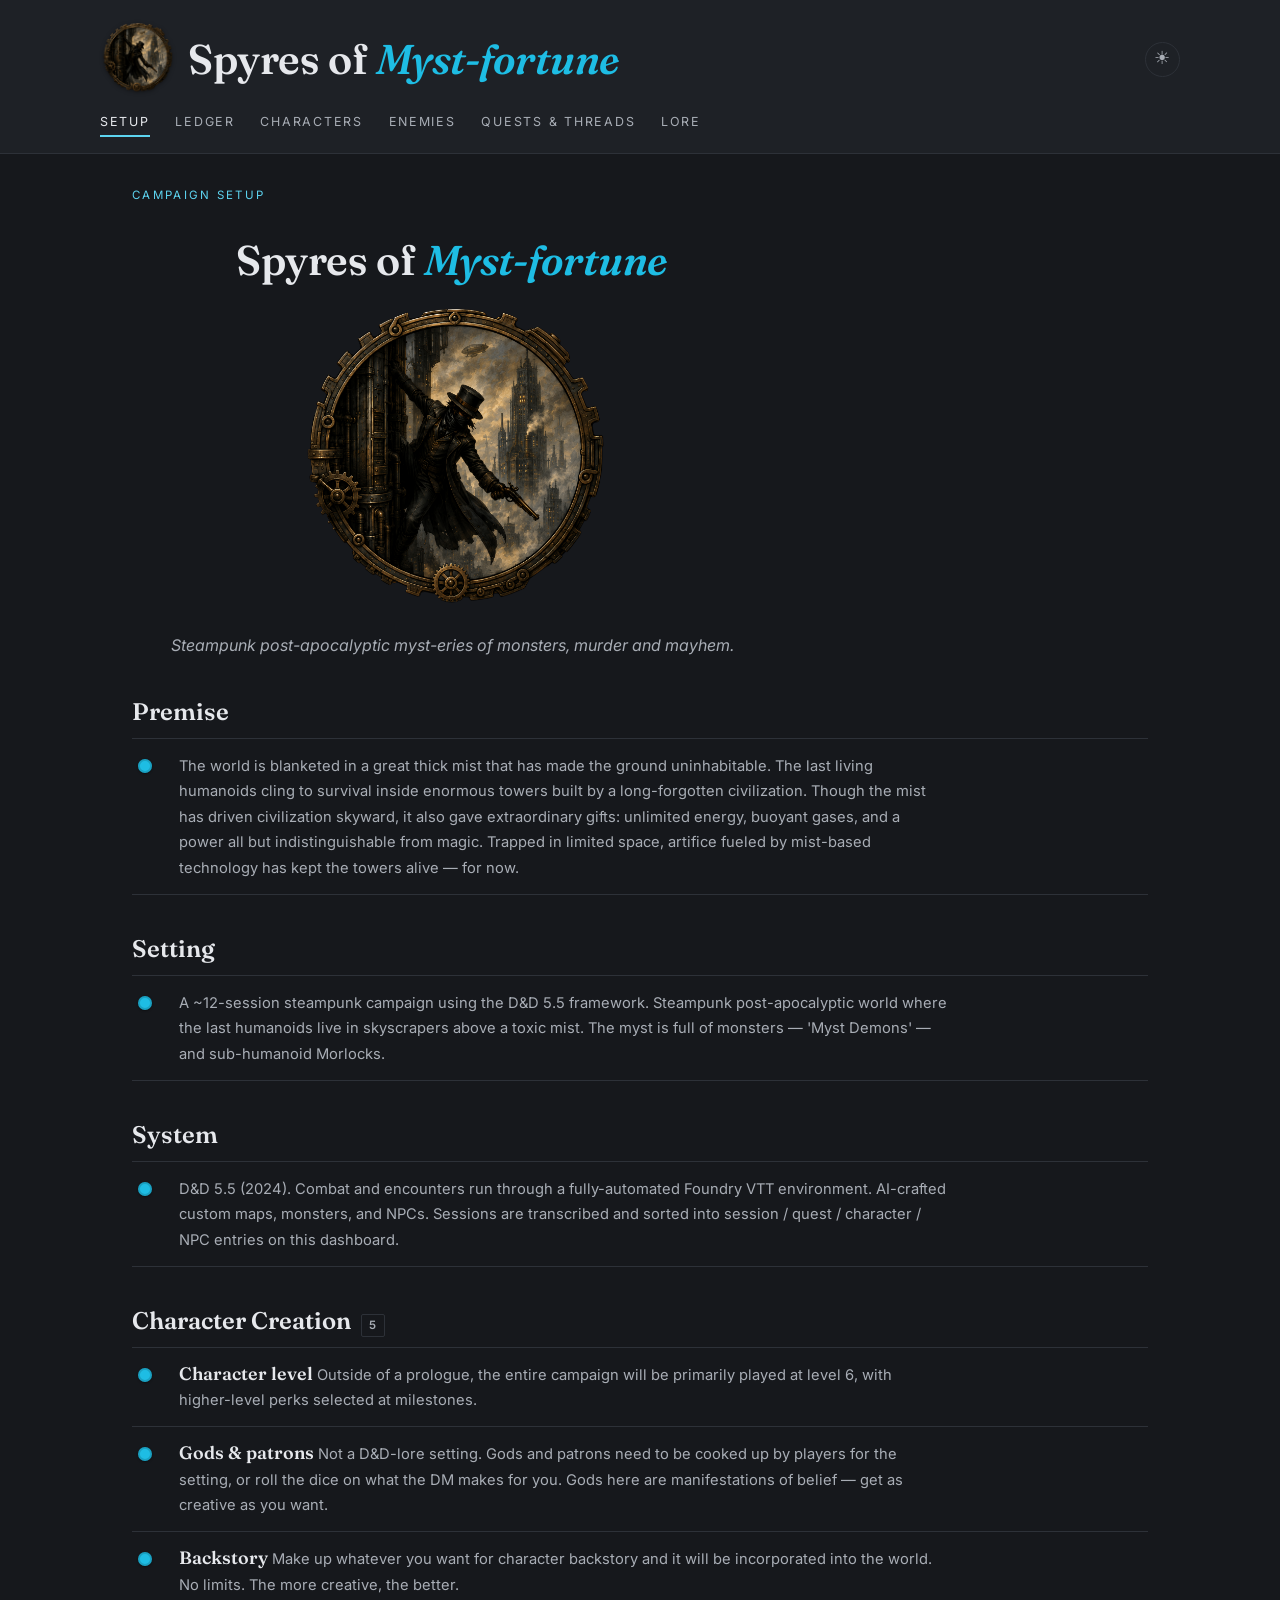
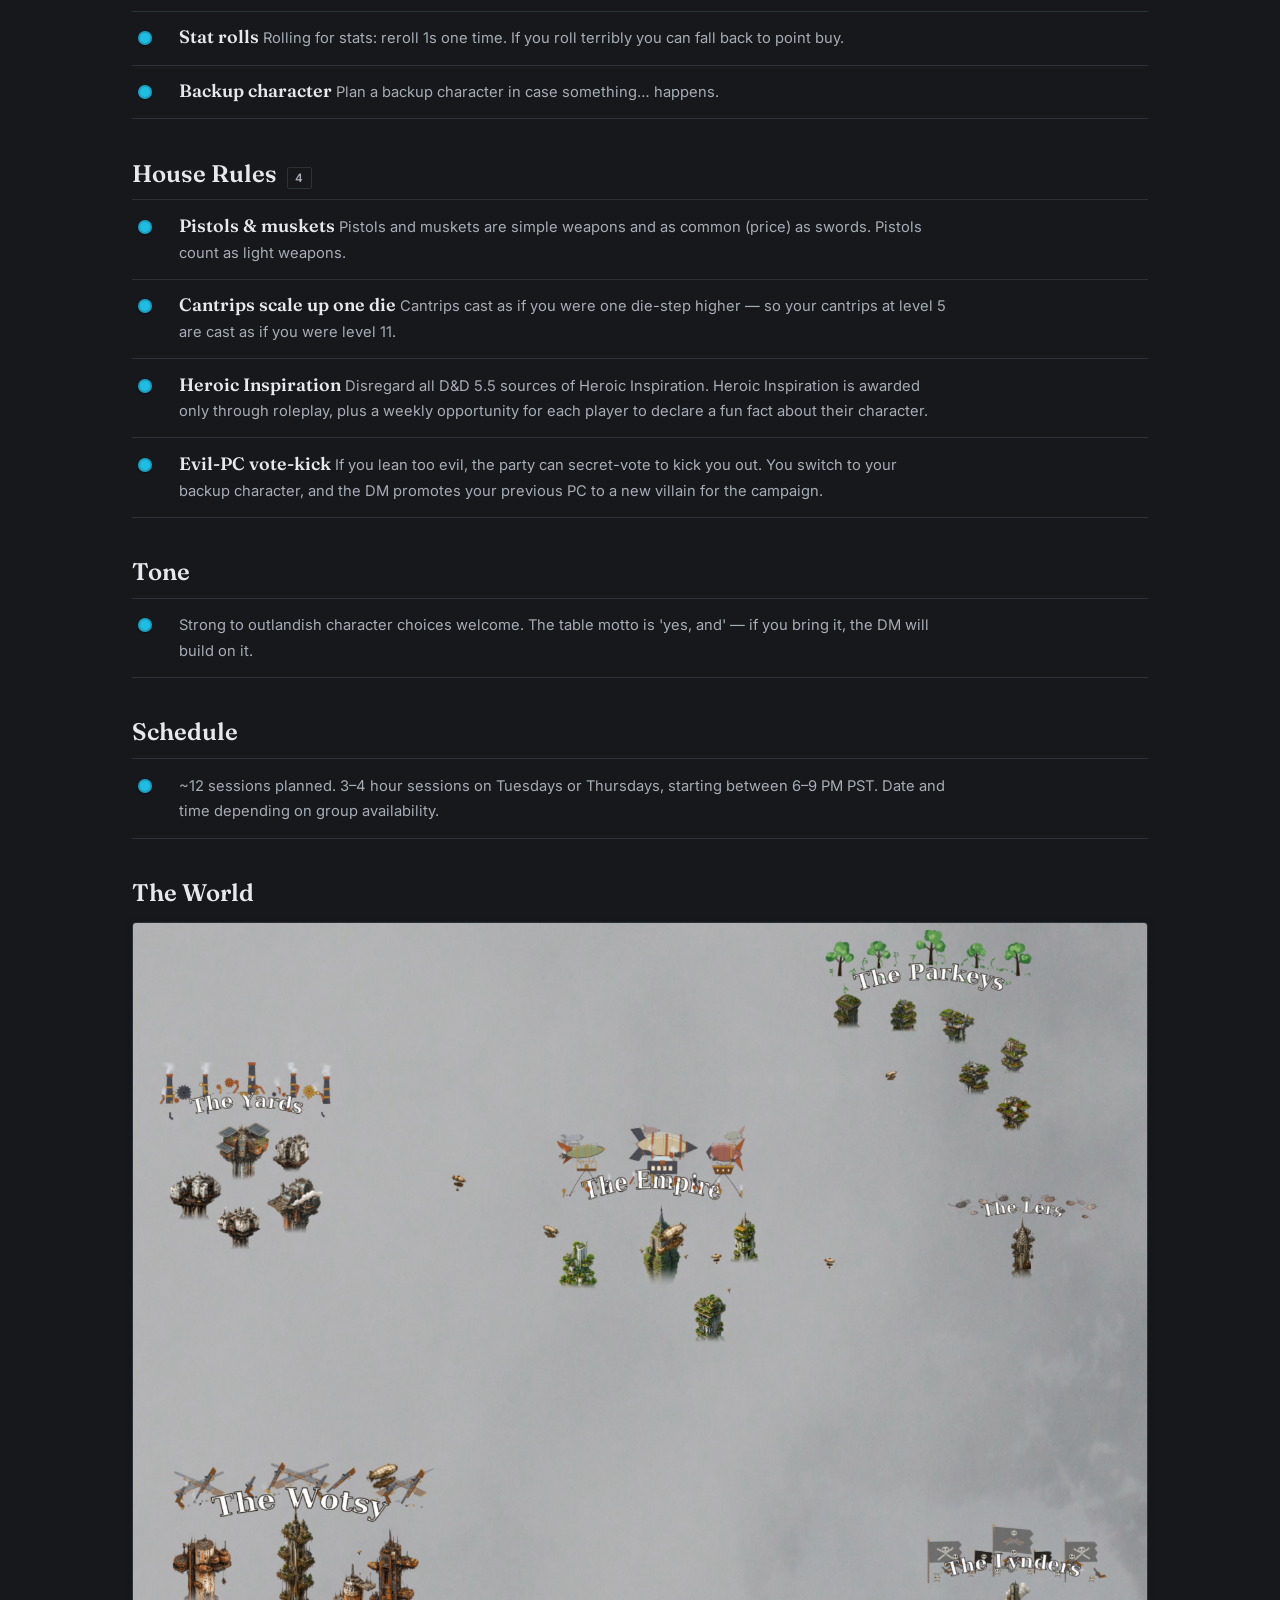
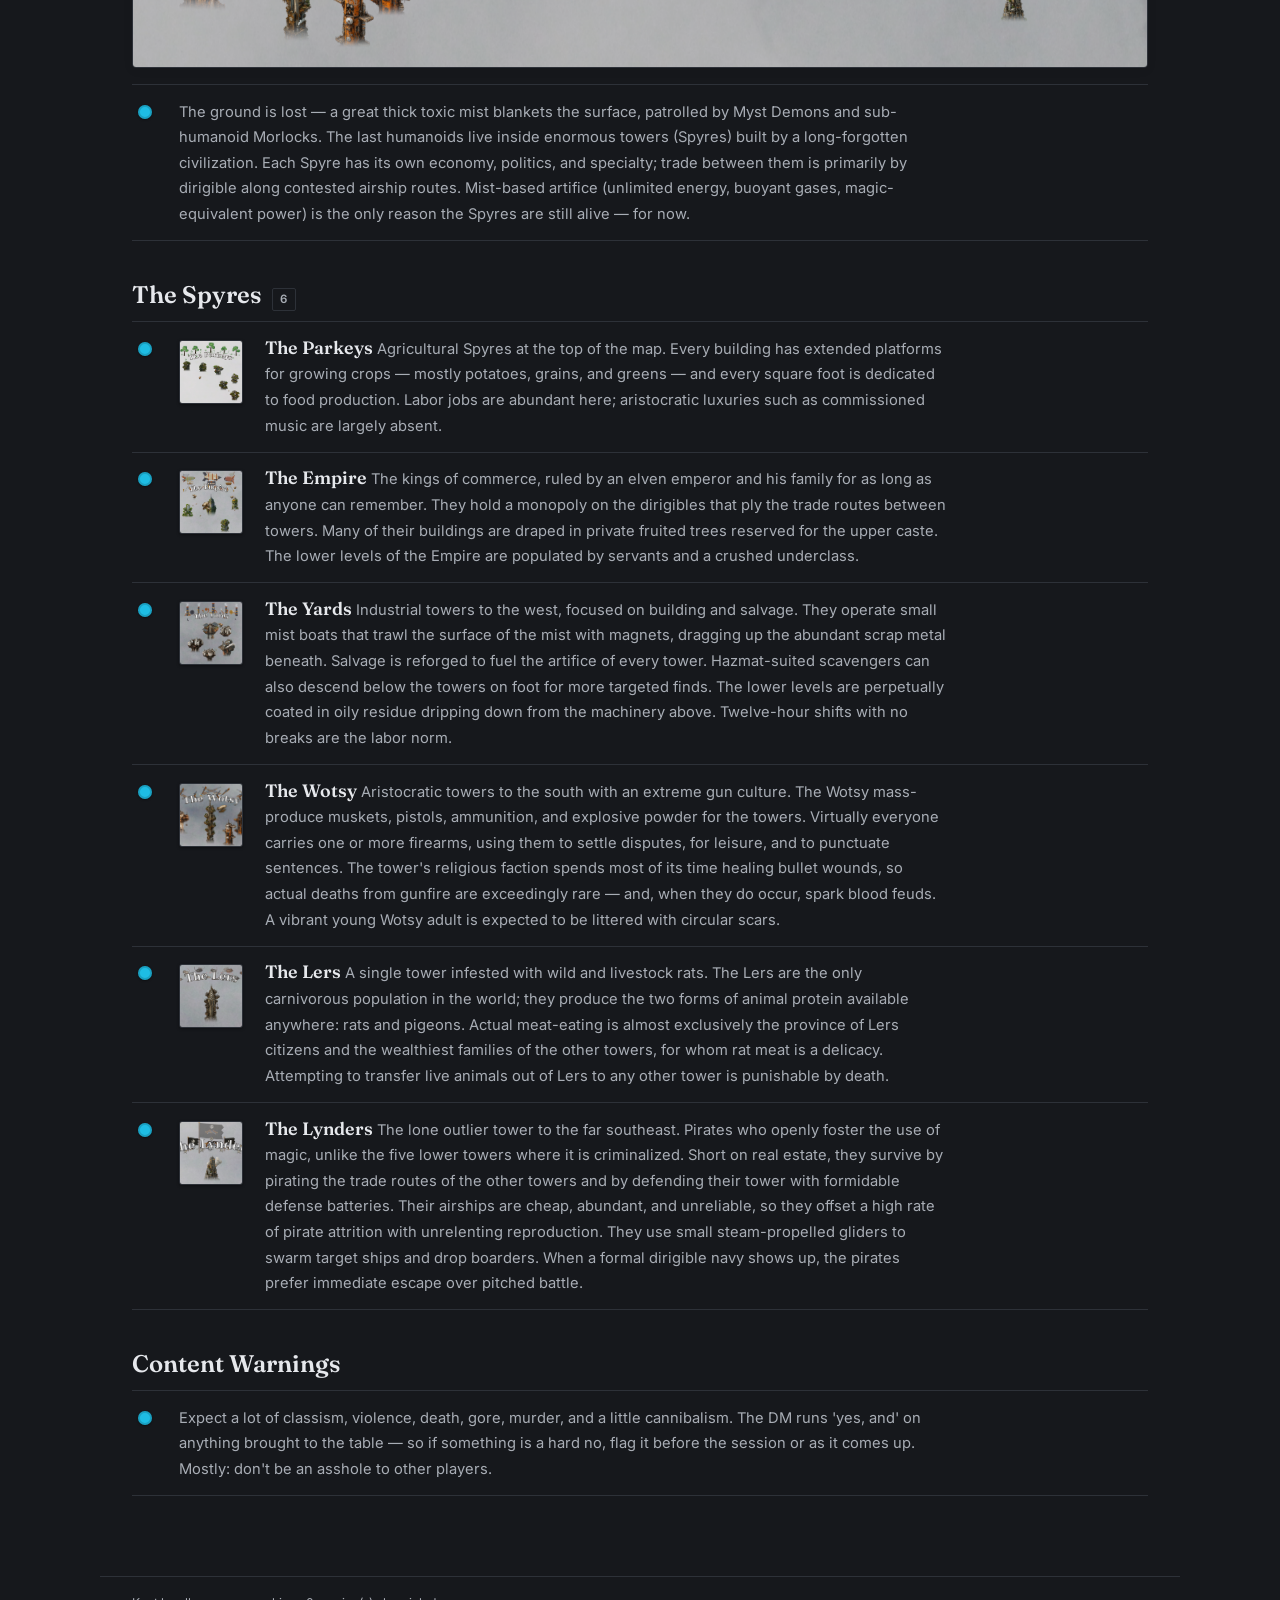
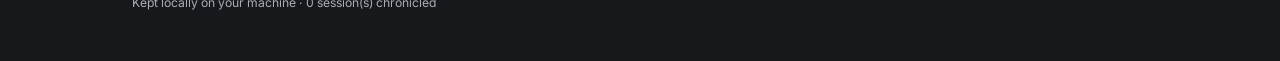
<file: index.html>
<!DOCTYPE html>
<html lang="en">
<head>
  <meta charset="utf-8">
  <meta name="viewport" content="width=device-width, initial-scale=1">
  <title>Spyres of Myst-fortune — Setup</title>
  <link rel="preconnect" href="https://fonts.googleapis.com">
  <link rel="preconnect" href="https://fonts.gstatic.com" crossorigin>
  <link href="https://fonts.googleapis.com/css2?family=Fraunces:ital,opsz,wght@0,9..144,400;0,9..144,600;1,9..144,400&family=Inter:wght@400;500;600&display=swap" rel="stylesheet">
  <link rel="stylesheet" href="style.css">
  
  <script>
    (function () {
      try {
        var saved = localStorage.getItem('spyres-theme');
        if (saved !== 'light') {
          document.documentElement.setAttribute('data-theme', 'dark');
        }
      } catch (e) {
        document.documentElement.setAttribute('data-theme', 'dark');
      }
    })();
  </script>
</head>
<body>
  <header class="masthead">
    <div class="masthead-inner">
      <div class="masthead-top">
        <div class="masthead-brand">
          <a href="index.html" class="masthead-logo-link">
            <img src="images/CampaignIcon.png" alt="Spyres of Myst-fortune logo" class="masthead-logo">
          </a>
          <h1 class="wordmark">Spyres of <span class="flourish">Myst-fortune</span></h1>
        </div>
        <button class="theme-toggle" type="button"
                aria-label="Toggle dark mode" title="Toggle dark mode"
                onclick="spyresToggleTheme()">
          <span id="theme-icon" aria-hidden="true">☾</span>
        </button>
      </div>
      <nav class="ledger-nav">
        <a href="index.html" class="active">Setup</a>
        <a href="ledger.html" class="">Ledger</a>
        <a href="characters.html" class="">Characters</a>
        <a href="enemies.html" class="">Enemies</a>
        <a href="quests.html" class="">Quests &amp; Threads</a>
        <a href="lore.html" class="">Lore</a>
      </nav>
    </div>
  </header>
  <script>
    /* Sync the toggle icon with the current theme on load, then flip on click. */
    (function () {
      var iconFor = function (theme) { return theme === 'dark' ? '☀' : '☾'; };
      var iconEl = document.getElementById('theme-icon');
      if (iconEl) {
        iconEl.textContent = iconFor(document.documentElement.getAttribute('data-theme'));
      }
      window.spyresToggleTheme = function () {
        var cur = document.documentElement.getAttribute('data-theme');
        var next = cur === 'dark' ? 'light' : 'dark';
        if (next === 'dark') {
          document.documentElement.setAttribute('data-theme', 'dark');
        } else {
          document.documentElement.removeAttribute('data-theme');
        }
        try { localStorage.setItem('spyres-theme', next); } catch (e) {}
        if (iconEl) iconEl.textContent = iconFor(next);
      };
    })();
  </script>
  <main>
    
  <div class="eyebrow">Campaign setup</div>

  
    <div class="setup-hero">
      
      
        
        <h1 class="setup-title">Spyres of <span class="flourish">Myst-fortune</span></h1>
      
      
      
        <img class="campaign-icon" src="images/CampaignIcon.png?v=1786273878" alt="Spyres of Myst-fortune icon">
      
      
        <p class="tagline"><em>Steampunk post-apocalyptic myst-eries of monsters, murder and mayhem.</em></p>
      
    </div>

    
      <h2 class="section-head">Premise</h2>
      <div class="ledger">
        <div class="entry">
          <span class="seal active"></span>
          <span><span class="entry-body">The world is blanketed in a great thick mist that has made the ground uninhabitable. The last living humanoids cling to survival inside enormous towers built by a long-forgotten civilization. Though the mist has driven civilization skyward, it also gave extraordinary gifts: unlimited energy, buoyant gases, and a power all but indistinguishable from magic. Trapped in limited space, artifice fueled by mist-based technology has kept the towers alive — for now.</span></span>
        </div>
      </div>
    

    
      <h2 class="section-head">Setting</h2>
      <div class="ledger">
        <div class="entry">
          <span class="seal active"></span>
          <span><span class="entry-body">A ~12-session steampunk campaign using the D&amp;D 5.5 framework. Steampunk post-apocalyptic world where the last humanoids live in skyscrapers above a toxic mist. The myst is full of monsters — &#39;Myst Demons&#39; — and sub-humanoid Morlocks.</span></span>
        </div>
      </div>
    

    
      <h2 class="section-head">System</h2>
      <div class="ledger">
        <div class="entry">
          <span class="seal active"></span>
          <span><span class="entry-body">D&amp;D 5.5 (2024). Combat and encounters run through a fully-automated Foundry VTT environment. AI-crafted custom maps, monsters, and NPCs. Sessions are transcribed and sorted into session / quest / character / NPC entries on this dashboard.</span></span>
        </div>
      </div>
    

    
      <h2 class="section-head">Character Creation
        
          <span class="count">5</span>
        
      </h2>
      <div class="ledger">
        
          
          <div class="entry">
            <span class="seal active"></span>
            <span>
              
                <span class="entry-title">Character level</span>
                <span class="entry-body">Outside of a prologue, the entire campaign will be primarily played at level 6, with higher-level perks selected at milestones.</span>
              
            </span>
          </div>
          
          <div class="entry">
            <span class="seal active"></span>
            <span>
              
                <span class="entry-title">Gods &amp; patrons</span>
                <span class="entry-body">Not a D&amp;D-lore setting. Gods and patrons need to be cooked up by players for the setting, or roll the dice on what the DM makes for you. Gods here are manifestations of belief — get as creative as you want.</span>
              
            </span>
          </div>
          
          <div class="entry">
            <span class="seal active"></span>
            <span>
              
                <span class="entry-title">Backstory</span>
                <span class="entry-body">Make up whatever you want for character backstory and it will be incorporated into the world. No limits. The more creative, the better.</span>
              
            </span>
          </div>
          
          <div class="entry">
            <span class="seal active"></span>
            <span>
              
                <span class="entry-title">Stat rolls</span>
                <span class="entry-body">Rolling for stats: reroll 1s one time. If you roll terribly you can fall back to point buy.</span>
              
            </span>
          </div>
          
          <div class="entry">
            <span class="seal active"></span>
            <span>
              
                <span class="entry-title">Backup character</span>
                <span class="entry-body">Plan a backup character in case something… happens.</span>
              
            </span>
          </div>
          
        
      </div>
    

    
      <h2 class="section-head">House Rules
        
          <span class="count">4</span>
        
      </h2>
      <div class="ledger">
        
          
          <div class="entry">
            <span class="seal active"></span>
            <span>
              
                <span class="entry-title">Pistols &amp; muskets</span>
                <span class="entry-body">Pistols and muskets are simple weapons and as common (price) as swords. Pistols count as light weapons.</span>
              
            </span>
          </div>
          
          <div class="entry">
            <span class="seal active"></span>
            <span>
              
                <span class="entry-title">Cantrips scale up one die</span>
                <span class="entry-body">Cantrips cast as if you were one die-step higher — so your cantrips at level 5 are cast as if you were level 11.</span>
              
            </span>
          </div>
          
          <div class="entry">
            <span class="seal active"></span>
            <span>
              
                <span class="entry-title">Heroic Inspiration</span>
                <span class="entry-body">Disregard all D&amp;D 5.5 sources of Heroic Inspiration. Heroic Inspiration is awarded only through roleplay, plus a weekly opportunity for each player to declare a fun fact about their character.</span>
              
            </span>
          </div>
          
          <div class="entry">
            <span class="seal active"></span>
            <span>
              
                <span class="entry-title">Evil-PC vote-kick</span>
                <span class="entry-body">If you lean too evil, the party can secret-vote to kick you out. You switch to your backup character, and the DM promotes your previous PC to a new villain for the campaign.</span>
              
            </span>
          </div>
          
        
      </div>
    

    
      <h2 class="section-head">Tone</h2>
      <div class="ledger">
        <div class="entry">
          <span class="seal active"></span>
          <span><span class="entry-body">Strong to outlandish character choices welcome. The table motto is &#39;yes, and&#39; — if you bring it, the DM will build on it.</span></span>
        </div>
      </div>
    

    

    
      <h2 class="section-head">Schedule</h2>
      <div class="ledger">
        <div class="entry">
          <span class="seal active"></span>
          <span><span class="entry-body">~12 sessions planned. 3–4 hour sessions on Tuesdays or Thursdays, starting between 6–9 PM PST. Date and time depending on group availability.</span></span>
        </div>
      </div>
    

    
      <h2 class="section-head">The World</h2>
      
      
        <img class="world-map" src="images/World.png?v=1791518564" alt="World map">
      
      <div class="ledger">
        <div class="entry">
          <span class="seal active"></span>
          <span><span class="entry-body">The ground is lost — a great thick toxic mist blankets the surface, patrolled by Myst Demons and sub-humanoid Morlocks. The last humanoids live inside enormous towers (Spyres) built by a long-forgotten civilization. Each Spyre has its own economy, politics, and specialty; trade between them is primarily by dirigible along contested airship routes. Mist-based artifice (unlimited energy, buoyant gases, magic-equivalent power) is the only reason the Spyres are still alive — for now.</span></span>
        </div>
      </div>
    

    
      <h2 class="section-head">The Spyres <span class="count">6</span></h2>
      <div class="ledger">
        
          <div class="entry has-portrait">
            <span class="seal active"></span>
            <span class="portrait-wrap">
  <img class="portrait" src="images/the-parkeys.png?v=1791518313" alt="The Parkeys">
    <img class="portrait-peek" src="images/the-parkeys.png?v=1791518313" alt="" aria-hidden="true">
  
</span>
            <span>
              <span class="entry-title">The Parkeys</span>
              <span class="entry-body">Agricultural Spyres at the top of the map. Every building has extended platforms for growing crops — mostly potatoes, grains, and greens — and every square foot is dedicated to food production. Labor jobs are abundant here; aristocratic luxuries such as commissioned music are largely absent.</span>
            </span>
          </div>
        
          <div class="entry has-portrait">
            <span class="seal active"></span>
            <span class="portrait-wrap">
  <img class="portrait" src="images/the-empire.png?v=1791518306" alt="The Empire">
    <img class="portrait-peek" src="images/the-empire.png?v=1791518306" alt="" aria-hidden="true">
  
</span>
            <span>
              <span class="entry-title">The Empire</span>
              <span class="entry-body">The kings of commerce, ruled by an elven emperor and his family for as long as anyone can remember. They hold a monopoly on the dirigibles that ply the trade routes between towers. Many of their buildings are draped in private fruited trees reserved for the upper caste. The lower levels of the Empire are populated by servants and a crushed underclass.</span>
            </span>
          </div>
        
          <div class="entry has-portrait">
            <span class="seal active"></span>
            <span class="portrait-wrap">
  <img class="portrait" src="images/the-yards.png?v=1791518320" alt="The Yards">
    <img class="portrait-peek" src="images/the-yards.png?v=1791518320" alt="" aria-hidden="true">
  
</span>
            <span>
              <span class="entry-title">The Yards</span>
              <span class="entry-body">Industrial towers to the west, focused on building and salvage. They operate small mist boats that trawl the surface of the mist with magnets, dragging up the abundant scrap metal beneath. Salvage is reforged to fuel the artifice of every tower. Hazmat-suited scavengers can also descend below the towers on foot for more targeted finds. The lower levels are perpetually coated in oily residue dripping down from the machinery above. Twelve-hour shifts with no breaks are the labor norm.</span>
            </span>
          </div>
        
          <div class="entry has-portrait">
            <span class="seal active"></span>
            <span class="portrait-wrap">
  <img class="portrait" src="images/the-wotsy.png?v=1791518330" alt="The Wotsy">
    <img class="portrait-peek" src="images/the-wotsy.png?v=1791518330" alt="" aria-hidden="true">
  
</span>
            <span>
              <span class="entry-title">The Wotsy</span>
              <span class="entry-body">Aristocratic towers to the south with an extreme gun culture. The Wotsy mass-produce muskets, pistols, ammunition, and explosive powder for the towers. Virtually everyone carries one or more firearms, using them to settle disputes, for leisure, and to punctuate sentences. The tower&#39;s religious faction spends most of its time healing bullet wounds, so actual deaths from gunfire are exceedingly rare — and, when they do occur, spark blood feuds. A vibrant young Wotsy adult is expected to be littered with circular scars.</span>
            </span>
          </div>
        
          <div class="entry has-portrait">
            <span class="seal active"></span>
            <span class="portrait-wrap">
  <img class="portrait" src="images/the-lers.png?v=1791518337" alt="The Lers">
    <img class="portrait-peek" src="images/the-lers.png?v=1791518337" alt="" aria-hidden="true">
  
</span>
            <span>
              <span class="entry-title">The Lers</span>
              <span class="entry-body">A single tower infested with wild and livestock rats. The Lers are the only carnivorous population in the world; they produce the two forms of animal protein available anywhere: rats and pigeons. Actual meat-eating is almost exclusively the province of Lers citizens and the wealthiest families of the other towers, for whom rat meat is a delicacy. Attempting to transfer live animals out of Lers to any other tower is punishable by death.</span>
            </span>
          </div>
        
          <div class="entry has-portrait">
            <span class="seal active"></span>
            <span class="portrait-wrap">
  <img class="portrait" src="images/the-lynders.png?v=1791523497" alt="The Lynders">
    <img class="portrait-peek" src="images/the-lynders.png?v=1791523497" alt="" aria-hidden="true">
  
</span>
            <span>
              <span class="entry-title">The Lynders</span>
              <span class="entry-body">The lone outlier tower to the far southeast. Pirates who openly foster the use of magic, unlike the five lower towers where it is criminalized. Short on real estate, they survive by pirating the trade routes of the other towers and by defending their tower with formidable defense batteries. Their airships are cheap, abundant, and unreliable, so they offset a high rate of pirate attrition with unrelenting reproduction. They use small steam-propelled gliders to swarm target ships and drop boarders. When a formal dirigible navy shows up, the pirates prefer immediate escape over pitched battle.</span>
            </span>
          </div>
        
      </div>
    

    
      <h2 class="section-head">Content Warnings</h2>
      <div class="ledger">
        <div class="entry">
          <span class="seal active"></span>
          <span><span class="entry-body">Expect a lot of classism, violence, death, gore, murder, and a little cannibalism. The DM runs &#39;yes, and&#39; on anything brought to the table — so if something is a hard no, flag it before the session or as it comes up. Mostly: don&#39;t be an asshole to other players.</span></span>
        </div>
      </div>
    

    
  

  </main>
  <footer>
    Kept locally on your machine · 0 session(s) chronicled
    
  </footer>
  
  
  <script data-goatcounter="https://joetastic.goatcounter.com/count"
          async src="https://gc.zgo.at/count.js"></script>
  
</body>
</html>
</file>
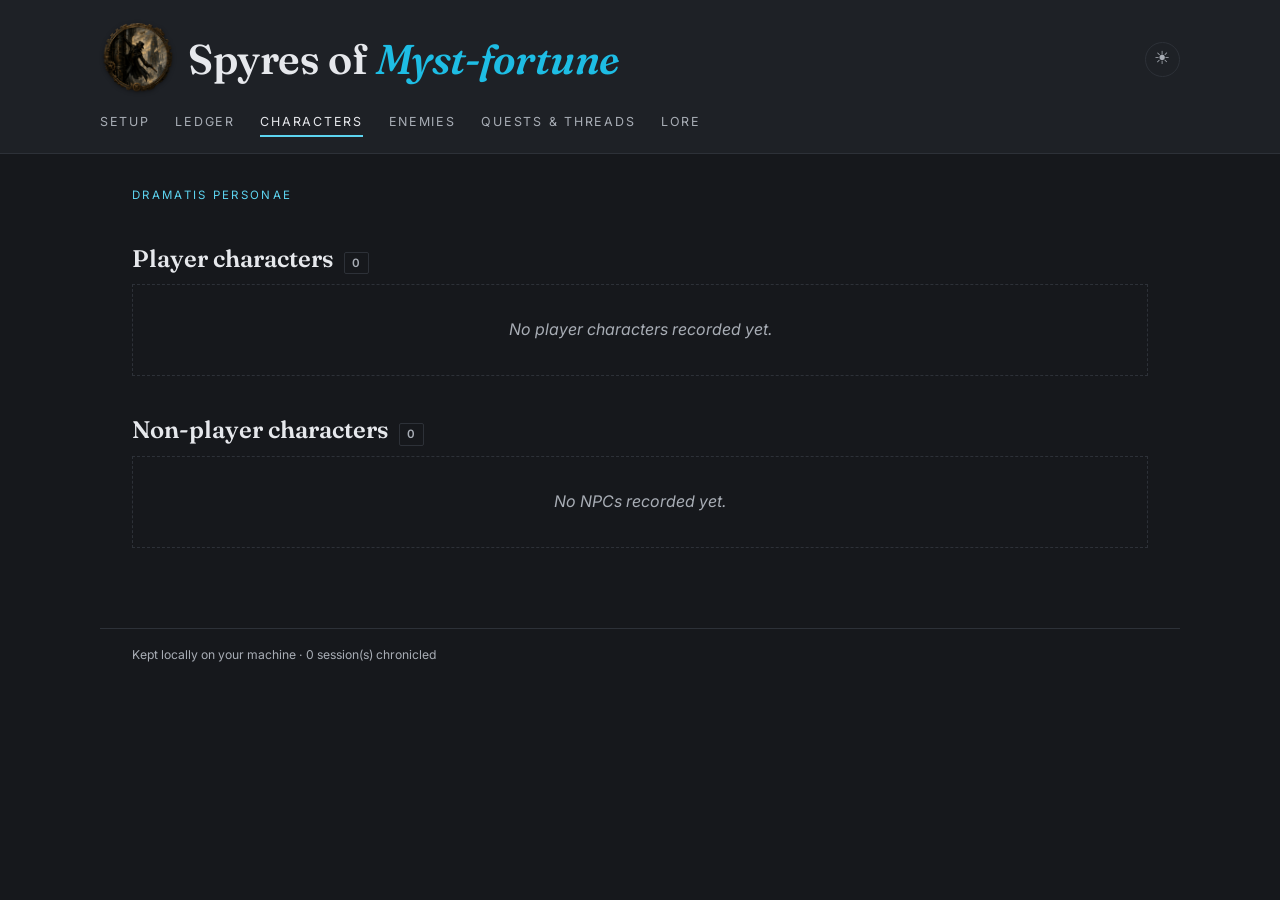
<file: characters.html>
<!DOCTYPE html>
<html lang="en">
<head>
  <meta charset="utf-8">
  <meta name="viewport" content="width=device-width, initial-scale=1">
  <title>Spyres of Myst-fortune — Characters</title>
  <link rel="preconnect" href="https://fonts.googleapis.com">
  <link rel="preconnect" href="https://fonts.gstatic.com" crossorigin>
  <link href="https://fonts.googleapis.com/css2?family=Fraunces:ital,opsz,wght@0,9..144,400;0,9..144,600;1,9..144,400&family=Inter:wght@400;500;600&display=swap" rel="stylesheet">
  <link rel="stylesheet" href="style.css">
  
  <script>
    (function () {
      try {
        var saved = localStorage.getItem('spyres-theme');
        if (saved !== 'light') {
          document.documentElement.setAttribute('data-theme', 'dark');
        }
      } catch (e) {
        document.documentElement.setAttribute('data-theme', 'dark');
      }
    })();
  </script>
</head>
<body>
  <header class="masthead">
    <div class="masthead-inner">
      <div class="masthead-top">
        <div class="masthead-brand">
          <a href="index.html" class="masthead-logo-link">
            <img src="images/CampaignIcon.png" alt="Spyres of Myst-fortune logo" class="masthead-logo">
          </a>
          <h1 class="wordmark">Spyres of <span class="flourish">Myst-fortune</span></h1>
        </div>
        <button class="theme-toggle" type="button"
                aria-label="Toggle dark mode" title="Toggle dark mode"
                onclick="spyresToggleTheme()">
          <span id="theme-icon" aria-hidden="true">☾</span>
        </button>
      </div>
      <nav class="ledger-nav">
        <a href="index.html" class="">Setup</a>
        <a href="ledger.html" class="">Ledger</a>
        <a href="characters.html" class="active">Characters</a>
        <a href="enemies.html" class="">Enemies</a>
        <a href="quests.html" class="">Quests &amp; Threads</a>
        <a href="lore.html" class="">Lore</a>
      </nav>
    </div>
  </header>
  <script>
    /* Sync the toggle icon with the current theme on load, then flip on click. */
    (function () {
      var iconFor = function (theme) { return theme === 'dark' ? '☀' : '☾'; };
      var iconEl = document.getElementById('theme-icon');
      if (iconEl) {
        iconEl.textContent = iconFor(document.documentElement.getAttribute('data-theme'));
      }
      window.spyresToggleTheme = function () {
        var cur = document.documentElement.getAttribute('data-theme');
        var next = cur === 'dark' ? 'light' : 'dark';
        if (next === 'dark') {
          document.documentElement.setAttribute('data-theme', 'dark');
        } else {
          document.documentElement.removeAttribute('data-theme');
        }
        try { localStorage.setItem('spyres-theme', next); } catch (e) {}
        if (iconEl) iconEl.textContent = iconFor(next);
      };
    })();
  </script>
  <main>
    
  <div class="eyebrow">Dramatis personae</div>

  <h2 class="section-head">Player characters <span class="count">0</span></h2>
  
    <div class="empty">No player characters recorded yet.</div>
  

  <h2 class="section-head">Non-player characters <span class="count">0</span></h2>
  
    <div class="empty">No NPCs recorded yet.</div>
  

  </main>
  <footer>
    Kept locally on your machine · 0 session(s) chronicled
    
  </footer>
  
  
  <script data-goatcounter="https://joetastic.goatcounter.com/count"
          async src="https://gc.zgo.at/count.js"></script>
  
</body>
</html>
</file>
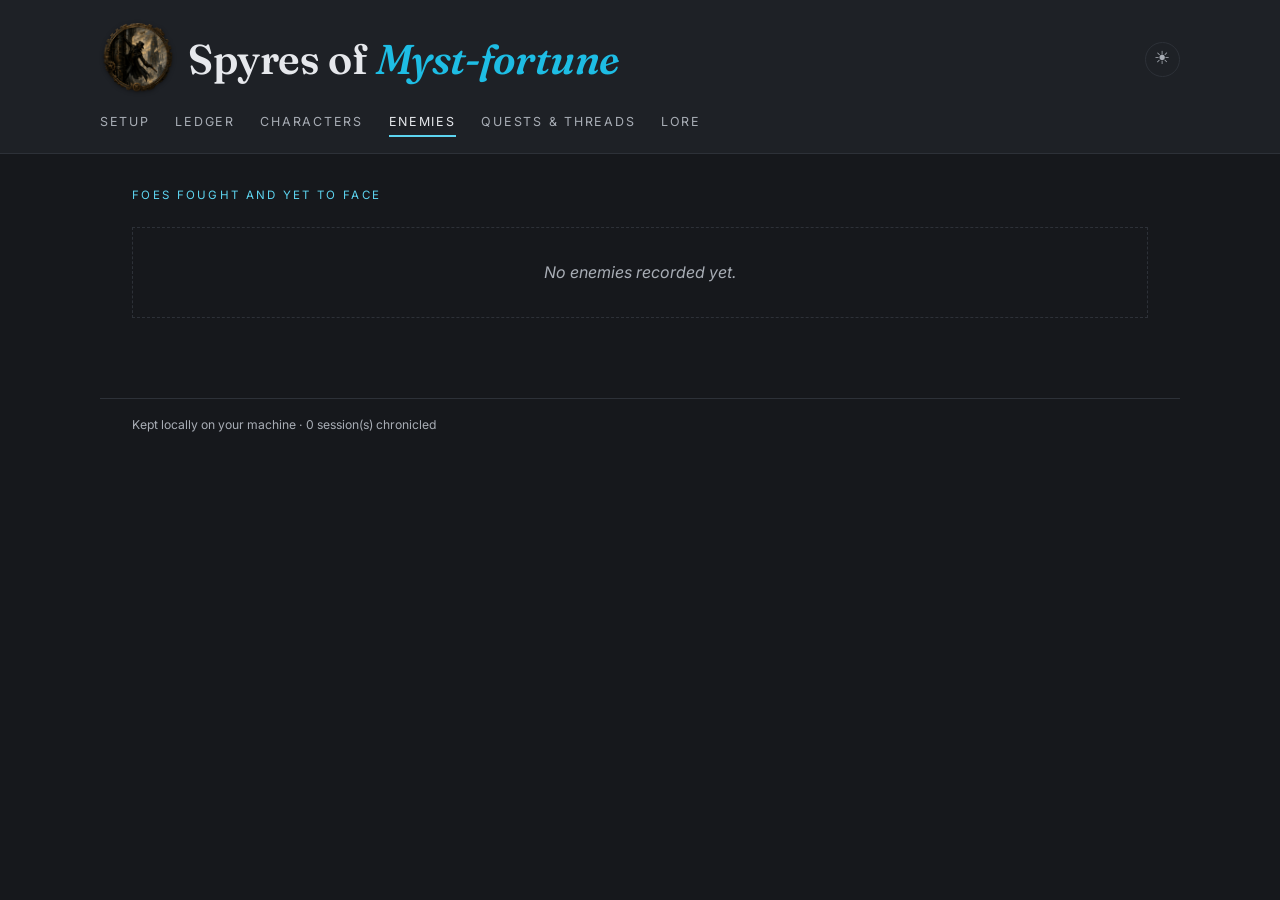
<file: enemies.html>
<!DOCTYPE html>
<html lang="en">
<head>
  <meta charset="utf-8">
  <meta name="viewport" content="width=device-width, initial-scale=1">
  <title>Spyres of Myst-fortune — Enemies</title>
  <link rel="preconnect" href="https://fonts.googleapis.com">
  <link rel="preconnect" href="https://fonts.gstatic.com" crossorigin>
  <link href="https://fonts.googleapis.com/css2?family=Fraunces:ital,opsz,wght@0,9..144,400;0,9..144,600;1,9..144,400&family=Inter:wght@400;500;600&display=swap" rel="stylesheet">
  <link rel="stylesheet" href="style.css">
  
  <script>
    (function () {
      try {
        var saved = localStorage.getItem('spyres-theme');
        if (saved !== 'light') {
          document.documentElement.setAttribute('data-theme', 'dark');
        }
      } catch (e) {
        document.documentElement.setAttribute('data-theme', 'dark');
      }
    })();
  </script>
</head>
<body>
  <header class="masthead">
    <div class="masthead-inner">
      <div class="masthead-top">
        <div class="masthead-brand">
          <a href="index.html" class="masthead-logo-link">
            <img src="images/CampaignIcon.png" alt="Spyres of Myst-fortune logo" class="masthead-logo">
          </a>
          <h1 class="wordmark">Spyres of <span class="flourish">Myst-fortune</span></h1>
        </div>
        <button class="theme-toggle" type="button"
                aria-label="Toggle dark mode" title="Toggle dark mode"
                onclick="spyresToggleTheme()">
          <span id="theme-icon" aria-hidden="true">☾</span>
        </button>
      </div>
      <nav class="ledger-nav">
        <a href="index.html" class="">Setup</a>
        <a href="ledger.html" class="">Ledger</a>
        <a href="characters.html" class="">Characters</a>
        <a href="enemies.html" class="active">Enemies</a>
        <a href="quests.html" class="">Quests &amp; Threads</a>
        <a href="lore.html" class="">Lore</a>
      </nav>
    </div>
  </header>
  <script>
    /* Sync the toggle icon with the current theme on load, then flip on click. */
    (function () {
      var iconFor = function (theme) { return theme === 'dark' ? '☀' : '☾'; };
      var iconEl = document.getElementById('theme-icon');
      if (iconEl) {
        iconEl.textContent = iconFor(document.documentElement.getAttribute('data-theme'));
      }
      window.spyresToggleTheme = function () {
        var cur = document.documentElement.getAttribute('data-theme');
        var next = cur === 'dark' ? 'light' : 'dark';
        if (next === 'dark') {
          document.documentElement.setAttribute('data-theme', 'dark');
        } else {
          document.documentElement.removeAttribute('data-theme');
        }
        try { localStorage.setItem('spyres-theme', next); } catch (e) {}
        if (iconEl) iconEl.textContent = iconFor(next);
      };
    })();
  </script>
  <main>
    
  <div class="eyebrow">Foes fought and yet to face</div>

  
    <div class="empty">No enemies recorded yet.</div>
  

  </main>
  <footer>
    Kept locally on your machine · 0 session(s) chronicled
    
  </footer>
  
  
  <script data-goatcounter="https://joetastic.goatcounter.com/count"
          async src="https://gc.zgo.at/count.js"></script>
  
</body>
</html>
</file>
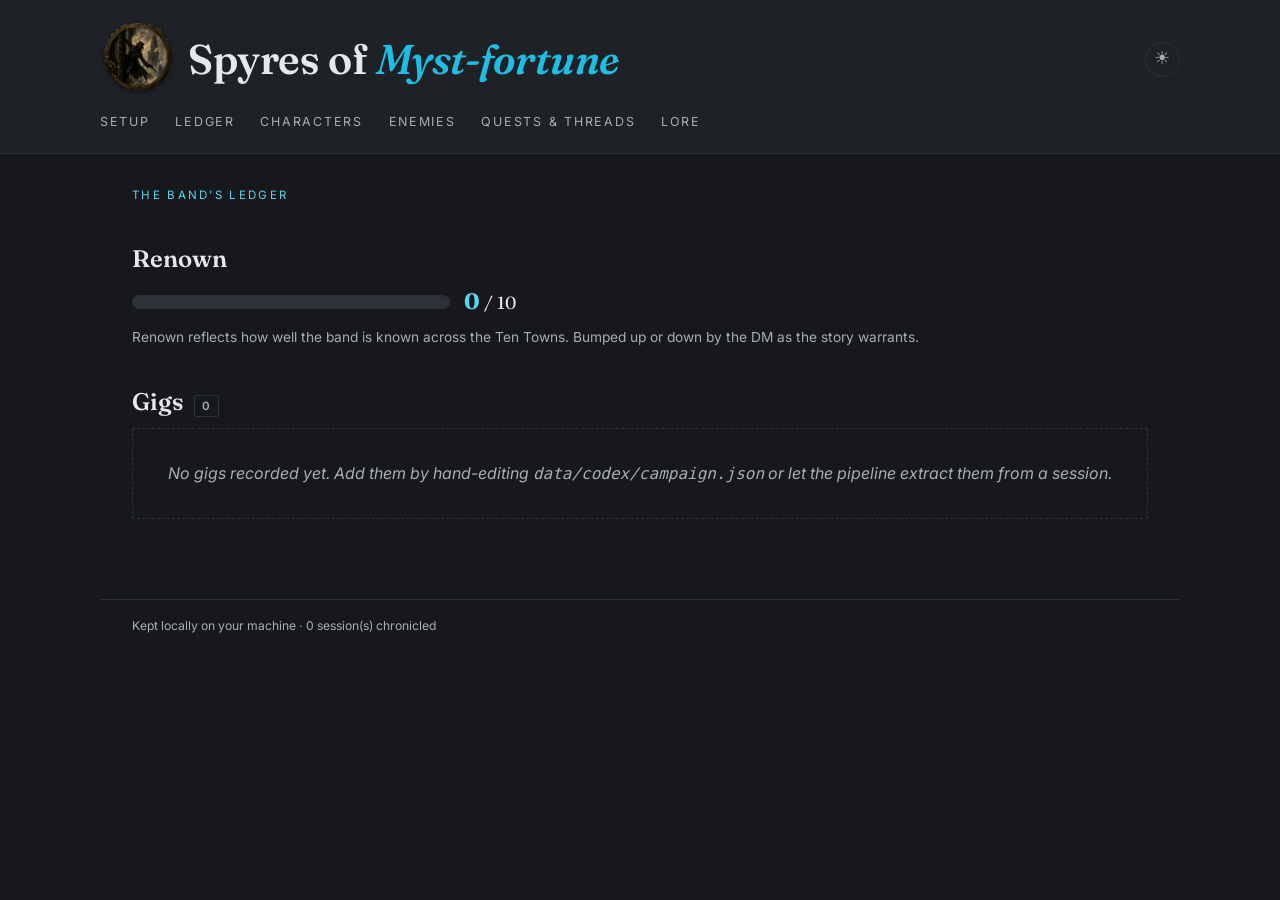
<file: gigs.html>
<!DOCTYPE html>
<html lang="en">
<head>
  <meta charset="utf-8">
  <meta name="viewport" content="width=device-width, initial-scale=1">
  <title>Spyres of Myst-fortune — Gigs</title>
  <link rel="preconnect" href="https://fonts.googleapis.com">
  <link rel="preconnect" href="https://fonts.gstatic.com" crossorigin>
  <link href="https://fonts.googleapis.com/css2?family=Fraunces:ital,opsz,wght@0,9..144,400;0,9..144,600;1,9..144,400&family=Inter:wght@400;500;600&display=swap" rel="stylesheet">
  <link rel="stylesheet" href="style.css">
  
  <script>
    (function () {
      try {
        var saved = localStorage.getItem('spyres-theme');
        if (saved !== 'light') {
          document.documentElement.setAttribute('data-theme', 'dark');
        }
      } catch (e) {
        document.documentElement.setAttribute('data-theme', 'dark');
      }
    })();
  </script>
</head>
<body>
  <header class="masthead">
    <div class="masthead-inner">
      <div class="masthead-top">
        <div class="masthead-brand">
          <a href="index.html" class="masthead-logo-link">
            <img src="images/CampaignIcon.png" alt="Spyres of Myst-fortune logo" class="masthead-logo">
          </a>
          <h1 class="wordmark">Spyres of <span class="flourish">Myst-fortune</span></h1>
        </div>
        <button class="theme-toggle" type="button"
                aria-label="Toggle dark mode" title="Toggle dark mode"
                onclick="spyresToggleTheme()">
          <span id="theme-icon" aria-hidden="true">☾</span>
        </button>
      </div>
      <nav class="ledger-nav">
        <a href="index.html" class="">Setup</a>
        <a href="ledger.html" class="">Ledger</a>
        <a href="characters.html" class="">Characters</a>
        <a href="enemies.html" class="">Enemies</a>
        <a href="quests.html" class="">Quests &amp; Threads</a>
        <a href="lore.html" class="">Lore</a>
      </nav>
    </div>
  </header>
  <script>
    /* Sync the toggle icon with the current theme on load, then flip on click. */
    (function () {
      var iconFor = function (theme) { return theme === 'dark' ? '☀' : '☾'; };
      var iconEl = document.getElementById('theme-icon');
      if (iconEl) {
        iconEl.textContent = iconFor(document.documentElement.getAttribute('data-theme'));
      }
      window.spyresToggleTheme = function () {
        var cur = document.documentElement.getAttribute('data-theme');
        var next = cur === 'dark' ? 'light' : 'dark';
        if (next === 'dark') {
          document.documentElement.setAttribute('data-theme', 'dark');
        } else {
          document.documentElement.removeAttribute('data-theme');
        }
        try { localStorage.setItem('spyres-theme', next); } catch (e) {}
        if (iconEl) iconEl.textContent = iconFor(next);
      };
    })();
  </script>
  <main>
    
  <div class="eyebrow">The band's ledger</div>

  <h2 class="section-head">Renown</h2>
  
  <div class="renown-block">
    <div class="renown-track">
      <div class="renown-fill" style="width: 0%"></div>
    </div>
    <div class="renown-val"><b>0</b> / 10</div>
  </div>
  <p class="entry-sub" style="margin-top:0.35rem">
    Renown reflects how well the band is known across the Ten Towns. Bumped up or down by the DM as the story warrants.
  </p>

  <h2 class="section-head">Gigs <span class="count">0</span></h2>
  
    <div class="empty">No gigs recorded yet. Add them by hand-editing <code>data/codex/campaign.json</code> or let the pipeline extract them from a session.</div>
  

  </main>
  <footer>
    Kept locally on your machine · 0 session(s) chronicled
    
  </footer>
  
  
  <script data-goatcounter="https://joetastic.goatcounter.com/count"
          async src="https://gc.zgo.at/count.js"></script>
  
</body>
</html>
</file>
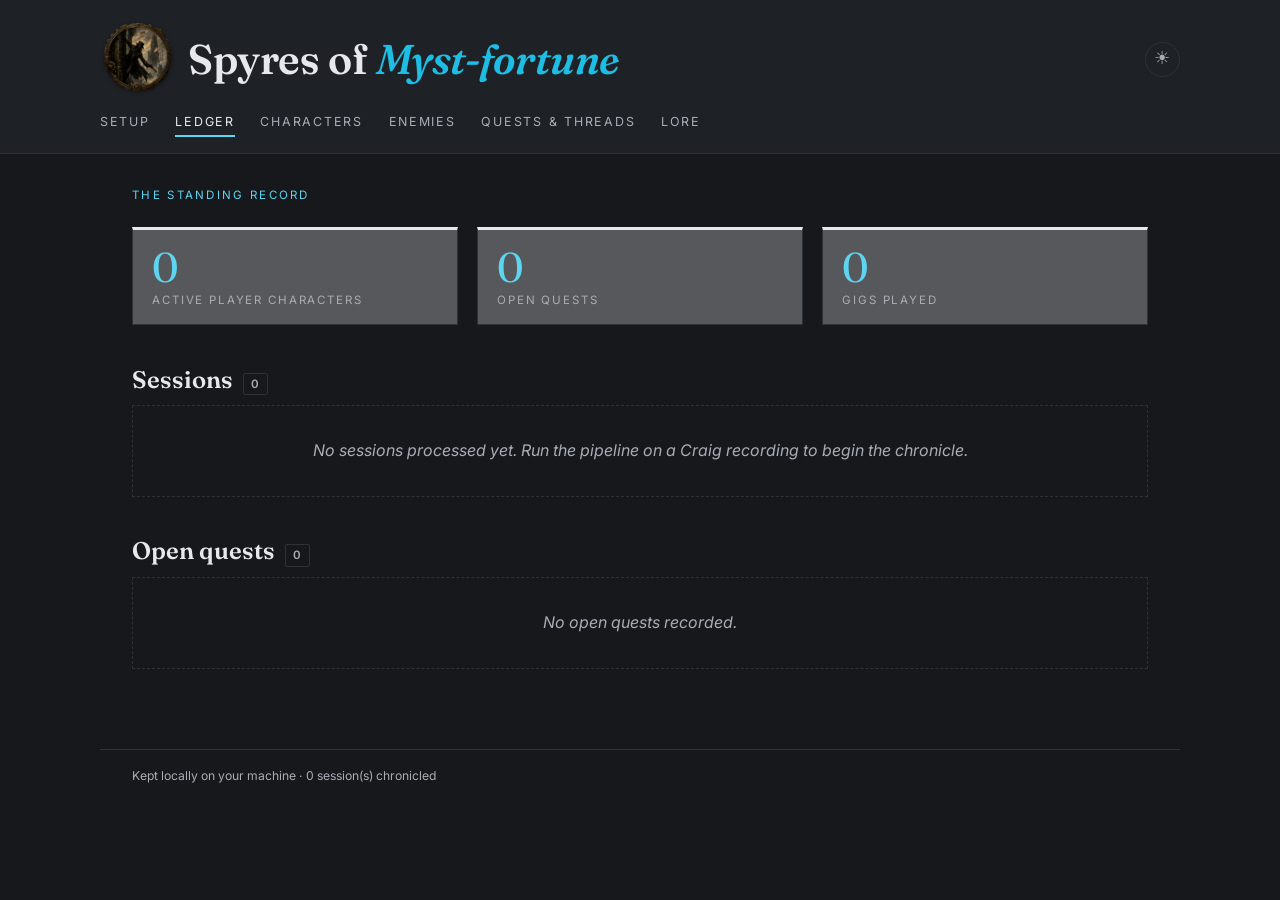
<file: ledger.html>
<!DOCTYPE html>
<html lang="en">
<head>
  <meta charset="utf-8">
  <meta name="viewport" content="width=device-width, initial-scale=1">
  <title>Spyres of Myst-fortune — Ledger</title>
  <link rel="preconnect" href="https://fonts.googleapis.com">
  <link rel="preconnect" href="https://fonts.gstatic.com" crossorigin>
  <link href="https://fonts.googleapis.com/css2?family=Fraunces:ital,opsz,wght@0,9..144,400;0,9..144,600;1,9..144,400&family=Inter:wght@400;500;600&display=swap" rel="stylesheet">
  <link rel="stylesheet" href="style.css">
  
  <script>
    (function () {
      try {
        var saved = localStorage.getItem('spyres-theme');
        if (saved !== 'light') {
          document.documentElement.setAttribute('data-theme', 'dark');
        }
      } catch (e) {
        document.documentElement.setAttribute('data-theme', 'dark');
      }
    })();
  </script>
</head>
<body>
  <header class="masthead">
    <div class="masthead-inner">
      <div class="masthead-top">
        <div class="masthead-brand">
          <a href="index.html" class="masthead-logo-link">
            <img src="images/CampaignIcon.png" alt="Spyres of Myst-fortune logo" class="masthead-logo">
          </a>
          <h1 class="wordmark">Spyres of <span class="flourish">Myst-fortune</span></h1>
        </div>
        <button class="theme-toggle" type="button"
                aria-label="Toggle dark mode" title="Toggle dark mode"
                onclick="spyresToggleTheme()">
          <span id="theme-icon" aria-hidden="true">☾</span>
        </button>
      </div>
      <nav class="ledger-nav">
        <a href="index.html" class="">Setup</a>
        <a href="ledger.html" class="active">Ledger</a>
        <a href="characters.html" class="">Characters</a>
        <a href="enemies.html" class="">Enemies</a>
        <a href="quests.html" class="">Quests &amp; Threads</a>
        <a href="lore.html" class="">Lore</a>
      </nav>
    </div>
  </header>
  <script>
    /* Sync the toggle icon with the current theme on load, then flip on click. */
    (function () {
      var iconFor = function (theme) { return theme === 'dark' ? '☀' : '☾'; };
      var iconEl = document.getElementById('theme-icon');
      if (iconEl) {
        iconEl.textContent = iconFor(document.documentElement.getAttribute('data-theme'));
      }
      window.spyresToggleTheme = function () {
        var cur = document.documentElement.getAttribute('data-theme');
        var next = cur === 'dark' ? 'light' : 'dark';
        if (next === 'dark') {
          document.documentElement.setAttribute('data-theme', 'dark');
        } else {
          document.documentElement.removeAttribute('data-theme');
        }
        try { localStorage.setItem('spyres-theme', next); } catch (e) {}
        if (iconEl) iconEl.textContent = iconFor(next);
      };
    })();
  </script>
  <main>
    
  <div class="eyebrow">The standing record</div>

  <div class="grid-3">
    <a class="card card-link" href="characters.html">
      <div class="big-stat">0<small>Active player characters</small></div>
    </a>
    <a class="card card-link" href="quests.html">
      <div class="big-stat">0<small>Open quests</small></div>
    </a>
    <a class="card card-link" href="gigs.html">
      <div class="big-stat">0<small>Gigs played</small></div>
    </a>
  </div>

  <h2 class="section-head">Sessions <span class="count">0</span></h2>
  
    <div class="empty">No sessions processed yet. Run the pipeline on a Craig recording to begin the chronicle.</div>
  

  <h2 class="section-head">Open quests <span class="count">0</span></h2>
  
    <div class="empty">No open quests recorded.</div>
  

  </main>
  <footer>
    Kept locally on your machine · 0 session(s) chronicled
    
  </footer>
  
  
  <script data-goatcounter="https://joetastic.goatcounter.com/count"
          async src="https://gc.zgo.at/count.js"></script>
  
</body>
</html>
</file>
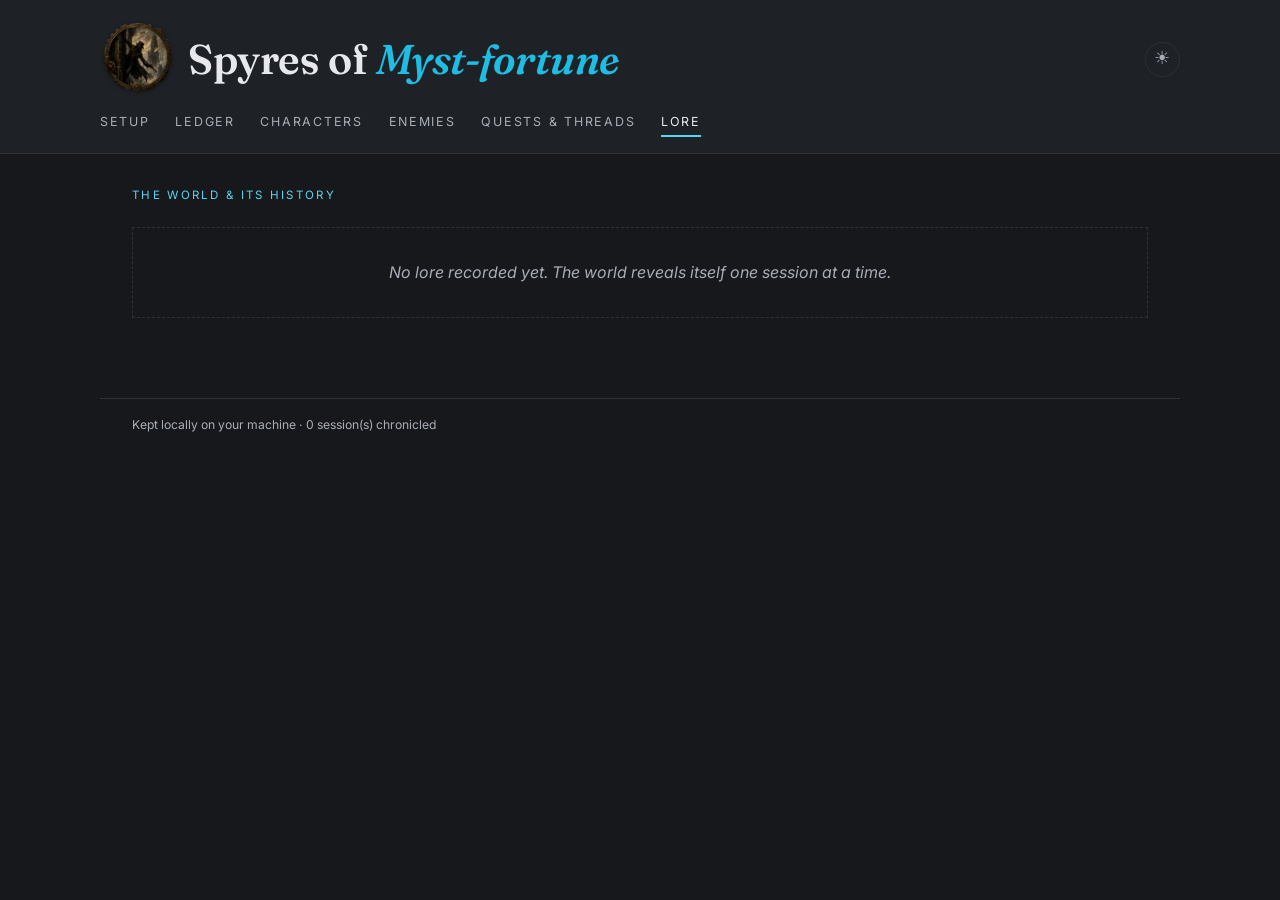
<file: lore.html>
<!DOCTYPE html>
<html lang="en">
<head>
  <meta charset="utf-8">
  <meta name="viewport" content="width=device-width, initial-scale=1">
  <title>Spyres of Myst-fortune — Lore</title>
  <link rel="preconnect" href="https://fonts.googleapis.com">
  <link rel="preconnect" href="https://fonts.gstatic.com" crossorigin>
  <link href="https://fonts.googleapis.com/css2?family=Fraunces:ital,opsz,wght@0,9..144,400;0,9..144,600;1,9..144,400&family=Inter:wght@400;500;600&display=swap" rel="stylesheet">
  <link rel="stylesheet" href="style.css">
  
  <script>
    (function () {
      try {
        var saved = localStorage.getItem('spyres-theme');
        if (saved !== 'light') {
          document.documentElement.setAttribute('data-theme', 'dark');
        }
      } catch (e) {
        document.documentElement.setAttribute('data-theme', 'dark');
      }
    })();
  </script>
</head>
<body>
  <header class="masthead">
    <div class="masthead-inner">
      <div class="masthead-top">
        <div class="masthead-brand">
          <a href="index.html" class="masthead-logo-link">
            <img src="images/CampaignIcon.png" alt="Spyres of Myst-fortune logo" class="masthead-logo">
          </a>
          <h1 class="wordmark">Spyres of <span class="flourish">Myst-fortune</span></h1>
        </div>
        <button class="theme-toggle" type="button"
                aria-label="Toggle dark mode" title="Toggle dark mode"
                onclick="spyresToggleTheme()">
          <span id="theme-icon" aria-hidden="true">☾</span>
        </button>
      </div>
      <nav class="ledger-nav">
        <a href="index.html" class="">Setup</a>
        <a href="ledger.html" class="">Ledger</a>
        <a href="characters.html" class="">Characters</a>
        <a href="enemies.html" class="">Enemies</a>
        <a href="quests.html" class="">Quests &amp; Threads</a>
        <a href="lore.html" class="active">Lore</a>
      </nav>
    </div>
  </header>
  <script>
    /* Sync the toggle icon with the current theme on load, then flip on click. */
    (function () {
      var iconFor = function (theme) { return theme === 'dark' ? '☀' : '☾'; };
      var iconEl = document.getElementById('theme-icon');
      if (iconEl) {
        iconEl.textContent = iconFor(document.documentElement.getAttribute('data-theme'));
      }
      window.spyresToggleTheme = function () {
        var cur = document.documentElement.getAttribute('data-theme');
        var next = cur === 'dark' ? 'light' : 'dark';
        if (next === 'dark') {
          document.documentElement.setAttribute('data-theme', 'dark');
        } else {
          document.documentElement.removeAttribute('data-theme');
        }
        try { localStorage.setItem('spyres-theme', next); } catch (e) {}
        if (iconEl) iconEl.textContent = iconFor(next);
      };
    })();
  </script>
  <main>
    
  <div class="eyebrow">The world & its history</div>

  
    <div class="empty">No lore recorded yet. The world reveals itself one session at a time.</div>
  

  </main>
  <footer>
    Kept locally on your machine · 0 session(s) chronicled
    
  </footer>
  
  
  <script data-goatcounter="https://joetastic.goatcounter.com/count"
          async src="https://gc.zgo.at/count.js"></script>
  
</body>
</html>
</file>
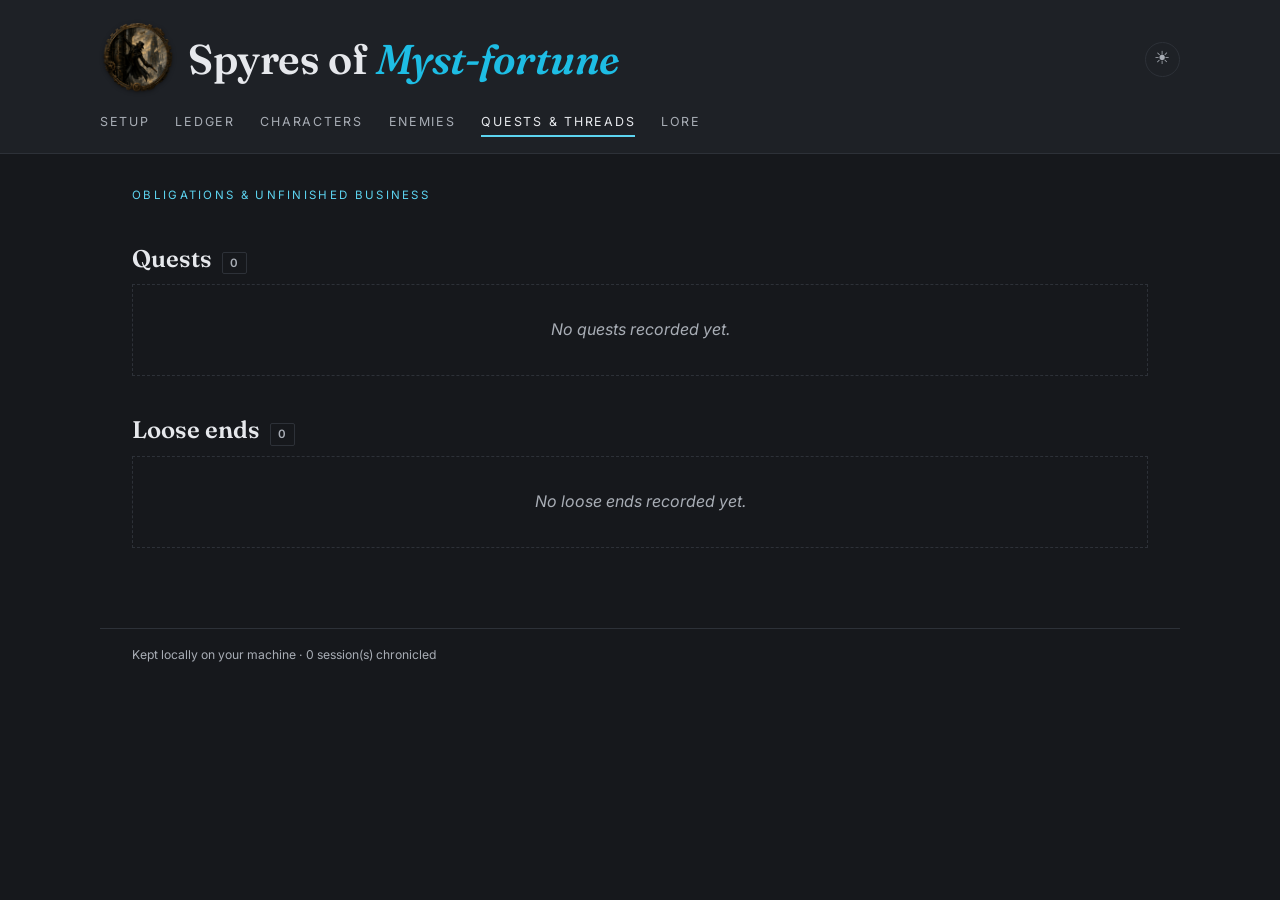
<file: quests.html>
<!DOCTYPE html>
<html lang="en">
<head>
  <meta charset="utf-8">
  <meta name="viewport" content="width=device-width, initial-scale=1">
  <title>Spyres of Myst-fortune — Quests</title>
  <link rel="preconnect" href="https://fonts.googleapis.com">
  <link rel="preconnect" href="https://fonts.gstatic.com" crossorigin>
  <link href="https://fonts.googleapis.com/css2?family=Fraunces:ital,opsz,wght@0,9..144,400;0,9..144,600;1,9..144,400&family=Inter:wght@400;500;600&display=swap" rel="stylesheet">
  <link rel="stylesheet" href="style.css">
  
  <script>
    (function () {
      try {
        var saved = localStorage.getItem('spyres-theme');
        if (saved !== 'light') {
          document.documentElement.setAttribute('data-theme', 'dark');
        }
      } catch (e) {
        document.documentElement.setAttribute('data-theme', 'dark');
      }
    })();
  </script>
</head>
<body>
  <header class="masthead">
    <div class="masthead-inner">
      <div class="masthead-top">
        <div class="masthead-brand">
          <a href="index.html" class="masthead-logo-link">
            <img src="images/CampaignIcon.png" alt="Spyres of Myst-fortune logo" class="masthead-logo">
          </a>
          <h1 class="wordmark">Spyres of <span class="flourish">Myst-fortune</span></h1>
        </div>
        <button class="theme-toggle" type="button"
                aria-label="Toggle dark mode" title="Toggle dark mode"
                onclick="spyresToggleTheme()">
          <span id="theme-icon" aria-hidden="true">☾</span>
        </button>
      </div>
      <nav class="ledger-nav">
        <a href="index.html" class="">Setup</a>
        <a href="ledger.html" class="">Ledger</a>
        <a href="characters.html" class="">Characters</a>
        <a href="enemies.html" class="">Enemies</a>
        <a href="quests.html" class="active">Quests &amp; Threads</a>
        <a href="lore.html" class="">Lore</a>
      </nav>
    </div>
  </header>
  <script>
    /* Sync the toggle icon with the current theme on load, then flip on click. */
    (function () {
      var iconFor = function (theme) { return theme === 'dark' ? '☀' : '☾'; };
      var iconEl = document.getElementById('theme-icon');
      if (iconEl) {
        iconEl.textContent = iconFor(document.documentElement.getAttribute('data-theme'));
      }
      window.spyresToggleTheme = function () {
        var cur = document.documentElement.getAttribute('data-theme');
        var next = cur === 'dark' ? 'light' : 'dark';
        if (next === 'dark') {
          document.documentElement.setAttribute('data-theme', 'dark');
        } else {
          document.documentElement.removeAttribute('data-theme');
        }
        try { localStorage.setItem('spyres-theme', next); } catch (e) {}
        if (iconEl) iconEl.textContent = iconFor(next);
      };
    })();
  </script>
  <main>
    
  <div class="eyebrow">Obligations & unfinished business</div>

  <h2 class="section-head">Quests <span class="count">0</span></h2>
  
    <div class="empty">No quests recorded yet.</div>
  

  <h2 id="loose-ends" class="section-head">Loose ends <span class="count">0</span></h2>
  
    <div class="empty">No loose ends recorded yet.</div>
  

  </main>
  <footer>
    Kept locally on your machine · 0 session(s) chronicled
    
  </footer>
  
  
  <script data-goatcounter="https://joetastic.goatcounter.com/count"
          async src="https://gc.zgo.at/count.js"></script>
  
</body>
</html>
</file>
<file: style.css>
/* ============================================================
   Spyres of Myst-fortune — three-colour palette
   Brand:      #1EBDE4  (logo cyan)
   Text:       near-black
   Background: cool near-white
   Everything else is a shade of those three (WCAG-safe pairings).
   Type: Fraunces (display, characterful serif) + Inter (data/body)
   ============================================================ */

:root {
  /* -- the three -- */
  --brand:       #1ebde4;   /* logo cyan — accents, active states, borders */
  --brand-deep:  #0f7a94;   /* darker cyan for text/links on light bg      */
  --brand-tint:  #dff1f6;   /* very pale cyan for hover fills on light bg  */
  --ink:         #1a1d21;   /* body text — near-black, slight warmth       */
  --bg:          #d9dde3;   /* page background — slate-tinged cool grey    */

  /* -- disciplined greys derived from the three (needed for hierarchy) -- */
  --ink-soft:    #4a5058;   /* secondary text                              */
  --muted:       #7a808a;   /* tertiary text, timestamps                   */
  --surface:     #ecf0f4;   /* card/panel — clearly lighter than bg        */
  --border:      #bfc6cd;   /* borders / ruling lines — visible on new bg  */
  --shadow:      rgba(26, 29, 33, 0.08);

  /* -- legacy variable names kept so unmigrated rules still work -- */
  --vellum:      var(--bg);
  --vellum-deep: var(--bg);
  --rule:        var(--border);
  --paper-edge:  var(--border);
  --teal:        var(--brand);
  --teal-deep:   var(--brand-deep);
  --gilt:        var(--brand-deep);
  --verdigris:   var(--brand);
  --oxblood:     var(--ink);
}

/* -- dark mode: only the five base tokens flip; every derived rule follows -- */
[data-theme="dark"] {
  --brand:       #1ebde4;   /* logo cyan stays — high contrast on dark too */
  --brand-deep:  #5dd4f0;   /* lighter cyan for text on dark bg            */
  --brand-tint:  rgba(30, 189, 228, 0.14);
  --ink:         #e6e8ec;   /* body text on dark                           */
  --bg:          #16181c;

  --ink-soft:    #a8adb5;
  --muted:       #6e7480;
  --surface:     #1e2126;
  --border:      #2d3138;
  --shadow:      rgba(0, 0, 0, 0.4);
}

* { box-sizing: border-box; }

html { -webkit-text-size-adjust: 100%; }

body {
  margin: 0;
  background: var(--bg);
  color: var(--ink);
  font-family: "Inter", "Segoe UI", system-ui, sans-serif;
  font-size: 16px;
  line-height: 1.6;
}

@media (prefers-reduced-motion: no-preference) {
  a, .entry, .seal { transition: color .15s ease, background .15s ease, transform .15s ease; }
}

/* ---------- masthead ---------- */

.masthead {
  border-bottom: 1px solid var(--border);
  background: var(--surface);
  padding: 1.4rem 2rem 1rem;
}
.masthead-inner { max-width: 1080px; margin: 0 auto; }

.masthead-brand {
  display: flex; align-items: center; gap: 0.9rem;
}
.masthead-logo-link { line-height: 0; }
.masthead-logo {
  height: clamp(3rem, 6.5vw, 4.6rem);
  width: auto;
  display: block;
  /* Small drop shadow to seat the transparent PNG against the parchment. */
  filter: drop-shadow(0 1px 2px var(--shadow));
}

.wordmark {
  font-family: "Fraunces", Georgia, serif;
  font-weight: 600;
  font-size: clamp(1.8rem, 4vw, 2.6rem);
  letter-spacing: -0.01em;
  margin: 0;
  color: var(--ink);
}
.wordmark .flourish { color: var(--brand); font-style: italic; }

/* --- masthead top row: brand on left, theme toggle on right --- */
.masthead-top {
  display: flex;
  align-items: center;
  justify-content: space-between;
  gap: 1rem;
}
.theme-toggle {
  appearance: none;
  border: 1px solid var(--border);
  background: var(--surface);
  color: var(--ink-soft);
  width: 2.2rem;
  height: 2.2rem;
  border-radius: 50%;
  font-size: 1.1rem;
  line-height: 1;
  cursor: pointer;
  display: inline-flex;
  align-items: center;
  justify-content: center;
  transition: color .15s ease, border-color .15s ease, background .15s ease;
}
.theme-toggle:hover {
  color: var(--brand-deep);
  border-color: var(--brand);
  background: var(--brand-tint);
}
.theme-toggle:focus-visible {
  outline: 2px solid var(--brand);
  outline-offset: 2px;
}

nav.ledger-nav {
  display: flex;
  gap: 1.6rem;
  margin-top: 1rem;
  flex-wrap: wrap;
}
nav.ledger-nav a {
  font-size: 0.78rem;
  text-transform: uppercase;
  letter-spacing: 0.14em;
  color: var(--ink-soft);
  text-decoration: none;
  padding-bottom: 3px;
  border-bottom: 2px solid transparent;
}
nav.ledger-nav a:hover,
nav.ledger-nav a.active { color: var(--ink); border-bottom-color: var(--gilt); }

/* ---------- layout ---------- */

main { max-width: 1080px; margin: 0 auto; padding: 2rem; }

.section-head {
  font-family: "Fraunces", Georgia, serif;
  font-size: 1.5rem;
  font-weight: 600;
  margin: 2.2rem 0 0.4rem;
  display: flex;
  align-items: baseline;
  gap: 0.6rem;
}
.section-head:first-child { margin-top: 0; }
.section-head .count {
  font-family: "Inter", sans-serif;
  font-size: 0.72rem;
  letter-spacing: 0.15em;
  color: var(--ink-soft);
  border: 1px solid var(--rule);
  border-radius: 2px;
  padding: 1px 7px;
}
.eyebrow {
  font-size: 0.72rem;
  text-transform: uppercase;
  letter-spacing: 0.2em;
  color: var(--teal-deep);
  margin-bottom: 1.4rem;
}

/* Full-width block image used under the Setup "The World" heading
   and anywhere else a map/establishing-shot sits above body text. */
.world-map {
  display: block;
  width: 100%;
  max-width: 1080px;
  height: auto;
  margin: 0.6rem 0 1rem;
  border: 1px solid var(--rule);
  border-radius: 4px;
  box-shadow: 0 2px 10px rgba(0, 0, 0, 0.08);
}

/* Setup landing page: centered title / icon / tagline stack that echoes
   the masthead wordmark. The three elements share a tighter column so
   they visually center without hugging the full 1080px page width. */
.setup-hero {
  max-width: 640px;
  /* Left-align the hero block within main's content column so any excess
     space falls on the right side instead of being split evenly. */
  margin: 0 auto 0 0;
}
.setup-title {
  display: block;
  text-align: center;
  font-family: "Fraunces", Georgia, serif;
  font-weight: 600;
  font-size: clamp(1.8rem, 4vw, 2.6rem);
  letter-spacing: -0.01em;
  margin: 0 auto 0.6rem;
  color: var(--ink);
}
.setup-title .flourish { color: var(--brand); font-style: italic; }

/* Hero icon between title and tagline — centered crest, not a banner. */
.campaign-icon {
  display: block;
  max-width: 320px;
  width: 60%;
  height: auto;
  margin: 0.4rem auto 0.6rem;
  border-radius: 6px;
}

.tagline {
  text-align: center;
  color: var(--ink-soft);
  margin: 0.2rem 0 1.4rem;
}

/* ---------- ledger entries (the signature) ---------- */

.ledger { border-top: 1px solid var(--rule); }

.entry {
  display: grid;
  grid-template-columns: 26px 1fr minmax(110px, 180px);
  gap: 0 0.9rem;
  align-items: start;
  padding: 0.85rem 0.4rem;
  border-bottom: 1px solid var(--rule);
  text-decoration: none;
  color: inherit;
}
a.entry:hover { background: var(--brand-tint); }

.seal {
  width: 14px; height: 14px;
  border-radius: 50%;
  margin-top: 6px;
  box-shadow: inset 0 0 0 2px rgba(0,0,0,0.15), 0 1px 2px var(--shadow);
}
.seal.active, .seal.open      { background: var(--verdigris); }
.seal.completed               { background: var(--gilt); }
.seal.dead, .seal.failed,
.seal.abandoned               { background: var(--oxblood); }
.seal.missing, .seal.retired  { background: var(--ink-soft); }

.entry-title {
  font-family: "Fraunces", Georgia, serif;
  font-size: 1.12rem;
  font-weight: 600;
  line-height: 1.3;
}
.entry-sub { font-size: 0.86rem; color: var(--ink-soft); margin-top: 0.1rem; }
.entry-body { font-size: 0.92rem; margin-top: 0.35rem; color: var(--ink-soft); }

.entry-meta {
  text-align: right;
  font-size: 0.74rem;
  letter-spacing: 0.08em;
  text-transform: uppercase;
  color: var(--ink-soft);
  padding-top: 4px;
  word-wrap: break-word;
  overflow-wrap: break-word;
}
.tally { font-variant-numeric: tabular-nums; }
.tally b { font-family: "Fraunces", serif; font-size: 1.05rem; color: var(--ink); }

/* pill for quest/character status word */
.status-word {
  display: inline-block;
  font-size: 0.68rem;
  letter-spacing: 0.12em;
  text-transform: uppercase;
  padding: 1px 8px;
  border-radius: 2px;
  border: 1px solid var(--rule);
  color: var(--ink-soft);
}
.status-word.completed { color: var(--gilt); border-color: var(--gilt); }
.status-word.dead, .status-word.failed { color: var(--oxblood); border-color: var(--oxblood); }
.status-word.open, .status-word.active { color: var(--verdigris); border-color: var(--verdigris); }

/* per-row cull checkbox + batch "Remove selected" bar */
.cull-check {
  display: inline-flex;
  align-items: center;
  cursor: pointer;
  padding: 2px 4px;
}
.cull-check input { accent-color: var(--oxblood); cursor: pointer; }
.cull-bar {
  display: flex;
  justify-content: flex-end;
  gap: 0.5rem;
  padding: 0.8rem 0.4rem 0;
}
.cull-btn {
  background: transparent;
  border: 1px solid var(--rule);
  border-radius: 2px;
  color: var(--ink-soft);
  font-family: inherit;
  font-size: 0.78rem;
  letter-spacing: 0.08em;
  text-transform: uppercase;
  padding: 4px 12px;
  cursor: pointer;
}
.cull-btn:hover { color: var(--ink); border-color: var(--ink); background: rgba(26, 29, 33, 0.04); }

/* ---------- dashboard cards ---------- */

.grid-3 {
  display: grid;
  grid-template-columns: repeat(auto-fit, minmax(240px, 1fr));
  gap: 1.2rem;
  margin-bottom: 1rem;
}
.card {
  border: 1px solid var(--paper-edge);
  border-top: 3px solid var(--ink);
  background: rgba(255,255,255,0.28);
  padding: 1.1rem 1.2rem;
}
a.card-link {
  display: block;
  color: inherit;
  text-decoration: none;
}
a.card-link:hover {
  background: rgba(28, 153, 184, 0.08);   /* faint teal wash */
  border-top-color: var(--teal-deep);
}
.card h3 {
  margin: 0 0 0.6rem;
  font-family: "Fraunces", serif;
  font-size: 1.1rem;
}
.big-stat {
  font-family: "Fraunces", serif;
  font-size: 2.6rem;
  line-height: 1;
  color: var(--teal-deep);
}
.big-stat small {
  display: block;
  font-family: "Inter", sans-serif;
  font-size: 0.72rem;
  letter-spacing: 0.16em;
  text-transform: uppercase;
  color: var(--ink-soft);
  margin-top: 0.4rem;
}

/* ---------- talk-time bars ---------- */

.talkbar-row {
  display: grid;
  grid-template-columns: 120px 1fr 100px;
  align-items: center;
  column-gap: 0.5rem;
  padding: 0.4rem 0;
}
.talkbar-name { font-weight: 600; font-size: 0.92rem; }
.talkbar-track {
  height: 22px;
  background: rgba(26, 29, 33, 0.05);
  border: 1px solid var(--border);
  position: relative;
  overflow: hidden;
  min-width: 0;
}
.talkbar-fill {
  display: block;
  height: 100%;
  background: repeating-linear-gradient(
    45deg, var(--brand), var(--brand) 6px,
    rgba(30, 189, 228, 0.35) 6px, rgba(30, 189, 228, 0.35) 12px);
}
.talkbar-pct {
  position: absolute;
  right: 6px;
  top: 50%;
  transform: translateY(-50%);
  font-size: 0.72rem;
  font-weight: 700;
  font-variant-numeric: tabular-nums;
  color: var(--ink);
  text-shadow: 0 0 2px rgba(255, 255, 255, 0.9), 0 0 2px rgba(255, 255, 255, 0.9);
  line-height: 1;
  pointer-events: none;
}
.talkbar-val {
  text-align: right;
  font-variant-numeric: tabular-nums;
  font-size: 0.84rem;
  color: var(--ink-soft);
  display: flex;
  flex-direction: column;
  align-items: flex-end;
  line-height: 1.2;
}
.talkbar-val-words { font-size: 0.76rem; opacity: 0.75; }

/* ---------- narrative prose ---------- */

.narrative {
  font-family: "Inter", "Segoe UI", system-ui, sans-serif;   /* match body text */
  font-size: 1rem;
  line-height: 1.7;
  max-width: 68ch;
  color: var(--ink-soft);   /* one shade quieter than headings */
}
.narrative p {
  margin: 0 0 1.1rem;
}

/* ---------- band renown (gigs page) ---------- */

.renown-block { display: flex; align-items: center; gap: 0.85rem; max-width: 24rem; }
.renown-track {
  flex: 1; height: 14px; background: var(--rule); border-radius: 7px;
  overflow: hidden; box-shadow: inset 0 1px 2px rgba(0,0,0,0.08);
}
.renown-fill {
  height: 100%;
  background: linear-gradient(90deg, var(--teal), var(--teal-deep));
  transition: width 0.3s ease;
}
.renown-val { font-family: "Fraunces", Georgia, serif; font-size: 1.1rem; color: var(--ink); white-space: nowrap; }
.renown-val b { font-size: 1.4rem; color: var(--teal-deep); }

/* ---------- best quotes (session page) ---------- */

.quotes-groups { display: flex; flex-direction: column; gap: 1.1rem; margin-bottom: 1.5rem; }
.quote-group { border-left: 3px solid var(--teal-deep); padding: 0.15rem 0 0.15rem 0.9rem; }
.quote-speaker { font-family: "Fraunces", Georgia, serif; font-weight: 600; font-size: 1.05rem; margin-bottom: 0.35rem; }
.quote-list { list-style: none; padding: 0; margin: 0; }
.quote-list li { font-family: "Fraunces", Georgia, serif; font-style: italic; line-height: 1.55; margin: 0.15rem 0; color: var(--ink, inherit); }

/* ---------- character-page collapsible sections ----------
   Fun Facts / Notable Quotes / Kills / Session Notes all reuse
   .dev-list + .dev-entry (see below) for a uniform look. These add-ons
   are just the delete affordance for Notable Quotes and italic body for
   in-character quotes. */

/* Kill entries: give each one the same brand-cyan left rule as the
   Best Quotes speaker blocks on the session page, so kill boundaries
   are obvious even when descriptions span multiple lines. Overrides the
   default .dev-entry p padding-left so the rule sits flush. */
.dev-kill {
  border-left: 3px solid var(--brand-deep);
  padding-left: 0.9rem !important;
  margin: 0.35rem 0 0.55rem !important;
}

.dev-quote {
  display: flex; align-items: baseline; gap: 0.4rem;
  font-style: italic;
}
.dev-quote > span { flex: 1; }
.dev-del-form { display: inline; margin: 0; }
.dev-del {
  background: transparent; border: none; color: var(--ink-soft);
  cursor: pointer; font-size: 1rem; padding: 0 0.3rem; line-height: 1;
  font-family: inherit;
  opacity: 0.4; transition: opacity 0.15s ease, color 0.15s ease;
}
.dev-entry:hover .dev-del { opacity: 1; }
.dev-del:hover { color: var(--oxblood); }
.narrative p:last-child {
  margin-bottom: 0;
}
.narrative p:first-of-type::first-letter {
  font-family: "Fraunces", Georgia, serif;   /* keep the drop-cap serif-decorative */
  font-size: 3.2rem;
  float: left;
  line-height: 0.8;
  padding: 0.1em 0.12em 0 0;
  color: var(--brand);
  font-weight: 600;
}

.dev-list { padding: 0; margin: 0.6rem 0 0; }
/* Section heading (a <summary> when the wrapper is a <details>). Behaves like
   a clickable header with a disclosure triangle. */
.dev-heading {
  cursor: pointer;
  font-size: 0.68rem;
  text-transform: uppercase;
  letter-spacing: 0.14em;
  color: var(--ink-soft);
  margin-bottom: 0.3rem;
  padding: 0.15rem 0;
  outline: none;
  list-style: none;
}
.dev-heading::-webkit-details-marker { display: none; }
.dev-heading::before {
  content: "▸";
  display: inline-block;
  margin-right: 0.4rem;
  font-size: 0.7em;
  color: var(--ink-soft);
  transition: transform 0.15s ease;
}
details[open] > .dev-heading::before {
  transform: rotate(90deg);
  color: var(--teal-deep);
}
details[open] > .dev-heading { color: var(--teal-deep); }
.dev-heading:hover { color: var(--teal-deep); }
.dev-entry {
  border-left: 2px solid var(--rule);
  padding: 0 0 0 0.75rem;
  margin: 0 0 0.25rem;
}
.dev-entry summary {
  cursor: pointer;
  font-size: 0.78rem;
  letter-spacing: 0.06em;
  color: var(--gilt);
  padding: 0.15rem 0;
  outline: none;
  list-style: none;                 /* hide default marker in most browsers */
  display: flex;
  align-items: center;
  gap: 0.4rem;
}
.dev-entry summary::-webkit-details-marker { display: none; }
.dev-entry summary::before {
  content: "▸";
  font-size: 0.72rem;
  color: var(--ink-soft);
  transition: transform 0.15s ease;
  display: inline-block;
}
.dev-entry[open] summary::before {
  transform: rotate(90deg);
  color: var(--teal-deep);
}
.dev-entry[open] summary { color: var(--teal-deep); }
.dev-entry summary:hover { color: var(--teal-deep); }
.dev-entry p {
  font-size: 0.88rem;
  color: var(--ink-soft);
  line-height: 1.55;
  margin: 0.15rem 0 0.55rem;
  padding-left: 1.1rem;
}

/* Count pill used by the shared .dev-heading and each .dev-entry summary. */
.ff-count {
  display: inline-block;
  min-width: 1.2rem;
  padding: 0 0.35rem;
  font-size: 0.62rem;
  color: var(--ink-soft);
  border: 1px solid var(--rule);
  border-radius: 0.6rem;
  text-align: center;
}
/* Stack collapsible sections tightly and give each section a little air. */
.dev-list + .dev-list { margin-top: 0.9rem; }
/* Keep the section-heading count pill aligned inline with the label. */
.dev-heading { display: flex; align-items: center; gap: 0.4rem; }

/* Legacy — session-notes-source label used in a couple older places. Kept
   so existing markup that still emits <span class="ff-src"> stays styled. */
.ff-src {
  margin-left: 0.35rem;
  font-size: 0.68rem;
  color: var(--ink-soft);
  opacity: 0.7;
}

.empty {
  padding: 2rem;
  text-align: center;
  color: var(--ink-soft);
  font-style: italic;
  border: 1px dashed var(--rule);
}

footer {
  max-width: 1080px;
  margin: 3rem auto 2rem;
  padding: 1rem 2rem;
  border-top: 1px solid var(--rule);
  font-size: 0.76rem;
  color: var(--ink-soft);
}

a.plain { color: var(--verdigris); }

/* ---------- spellbook chips ---------- */
.spellbook { margin-top: 0.5rem; display: flex; flex-wrap: wrap; gap: 0.4rem; }
.spell-chip {
  font-size: 0.76rem;
  padding: 2px 9px;
  border: 1px solid var(--verdigris);
  border-radius: 2px;
  color: var(--verdigris);
  background: rgba(58, 107, 95, 0.06);
  letter-spacing: 0.02em;
}
.spell-chip b { color: var(--ink); font-family: "Fraunces", serif; }

/* ---------- chip groups (weapons / spells / damage) ---------- */
.chip-group { margin-top: 0.5rem; display: flex; flex-wrap: wrap; gap: 0.4rem; align-items: center; }
.chip-label {
  font-size: 0.68rem;
  text-transform: uppercase;
  letter-spacing: 0.12em;
  color: var(--ink-soft);
  margin-right: 0.2rem;
}

/* ---------- transcript ---------- */
.transcript-link {
  font-family: "Inter", sans-serif;
  font-size: 0.78rem;
  letter-spacing: 0.08em;
  text-transform: uppercase;
  color: var(--verdigris);
  text-decoration: none;
  border-bottom: 1px solid transparent;
  align-self: center;
}
.transcript-link:hover { border-bottom-color: var(--verdigris); }

.filter-bar {
  display: flex;
  flex-wrap: wrap;
  gap: 0.45rem;
  align-items: center;
  margin: 0.4rem 0 1.2rem;
  padding-bottom: 1rem;
  border-bottom: 1px solid var(--rule);
}
.filter-chip {
  --spk: var(--ink-soft);
  font-family: "Inter", sans-serif;
  font-size: 0.78rem;
  padding: 3px 11px;
  border: 1px solid var(--spk);
  border-radius: 2px;
  background: transparent;
  color: var(--spk);
  cursor: pointer;
  opacity: 0.4;
  transition: opacity .12s ease, background .12s ease;
}
.filter-chip.active { opacity: 1; background: color-mix(in srgb, var(--spk) 10%, transparent); }
.filter-chip:hover { opacity: 0.85; }

.transcript { border-top: 1px solid var(--rule); }
.line {
  display: grid;
  grid-template-columns: 74px 130px 1fr;
  gap: 0 0.9rem;
  padding: 0.5rem 0.3rem;
  border-bottom: 1px solid rgba(200, 185, 143, 0.4);
  align-items: baseline;
}
.line-ts {
  font-variant-numeric: tabular-nums;
  font-size: 0.78rem;
  color: var(--ink-soft);
  opacity: 0.7;
}
.line-speaker {
  --spk: var(--ink);
  font-weight: 600;
  font-size: 0.9rem;
  color: var(--spk);
  white-space: nowrap;
  overflow: hidden;
  text-overflow: ellipsis;
}
.line-text { font-size: 0.95rem; line-height: 1.55; }

@media (max-width: 640px) {
  .line { grid-template-columns: 60px 1fr; }
  .line-speaker { grid-column: 2; font-size: 0.82rem; }
  .line-ts { grid-row: span 2; }
  .line-text { grid-column: 2; }
}

/* ---------- character portraits ---------- */
.portrait-wrap {
  position: relative;
  display: inline-block;
  margin-top: 4px;
  grid-row: span 1;
}
.portrait-placeholder {
  display: inline-block;
  width: 64px;
  height: 64px;
  margin-top: 4px;
  grid-row: span 1;
  /* invisible slot — no border, no hover, just holds the space */
}

/* Visible empty-portrait state — dashed frame with a subtle plus glyph.
   Reuses .portrait sizing so the grid slot stays identical. */
.portrait-empty {
  display: flex;
  align-items: center;
  justify-content: center;
  border-style: dashed;
  border-color: var(--rule);
  background: rgba(26, 29, 33, 0.02);
  color: var(--ink-soft);
  font-family: "Fraunces", serif;
  font-size: 1.8rem;
  line-height: 1;
  user-select: none;
}

/* Click-to-upload overlay covers the whole portrait area. The <label>
   forwards clicks to the hidden file input inside it. */
.portrait-upload { margin: 0; }
.portrait-upload-label {
  position: absolute;
  inset: 0;
  cursor: pointer;
  border-radius: 3px;
}
.portrait-file {
  position: absolute;
  width: 1px;
  height: 1px;
  opacity: 0;
  pointer-events: none;
}
.portrait-wrap:hover .portrait { border-color: var(--brand); }
.portrait-wrap:hover .portrait-empty {
  border-color: var(--brand);
  color: var(--brand-deep);
  background: var(--brand-tint);
}
.portrait {
  width: 64px;
  height: 64px;
  object-fit: cover;
  object-position: center top;
  border-radius: 3px;
  border: 1px solid var(--rule);
  box-shadow: 0 1px 3px var(--shadow);
  display: block;
}
.portrait-peek {
  position: absolute;
  top: 50%;
  left: calc(100% + 12px);
  transform: translateY(-50%);
  max-width: 340px;
  max-height: 440px;
  width: auto;
  height: auto;
  border: 2px solid var(--ink);
  border-radius: 4px;
  box-shadow: 0 12px 32px rgba(0, 0, 0, 0.35);
  background: var(--vellum);
  padding: 6px;
  z-index: 999;
  pointer-events: none;
  opacity: 0;
  visibility: hidden;
  transition: opacity 0.12s ease;
}
.portrait-wrap:hover .portrait-peek,
.portrait-wrap:focus-within .portrait-peek {
  opacity: 1;
  visibility: visible;
}
/* when a portrait is present, widen the seal column area to fit it */
.entry.has-portrait {
  grid-template-columns: 26px 72px 1fr minmax(110px, 180px);
}

/* ============================================================
   Mobile — vertical phone layout
   Collapses the multi-column ledger grid to a stacked flow,
   trims chrome padding, keeps tap targets legible.
   ============================================================ */

@media (max-width: 640px) {
  html { -webkit-text-size-adjust: 100%; }
  body { font-size: 15px; line-height: 1.55; }

  /* ---- outer chrome ---- */
  main { padding: 0.9rem 0.7rem 2rem; }
  .masthead { padding: 0.85rem 0.7rem 0.7rem; }
  footer { padding: 1rem 0.7rem; margin-top: 2rem; font-size: 0.72rem; }

  .campaign-name { letter-spacing: 0.14em; font-size: 0.7rem; }

  nav.ledger-nav { gap: 0.55rem 0.9rem; margin-top: 0.7rem; }
  nav.ledger-nav a { font-size: 0.7rem; letter-spacing: 0.08em; }

  /* ---- section headings ---- */
  .section-head {
    font-size: 1.18rem;
    margin: 1.4rem 0 0.35rem;
    flex-wrap: wrap;
    gap: 0.4rem;
  }
  .section-head .count { font-size: 0.66rem; padding: 1px 6px; }
  .eyebrow { font-size: 0.66rem; margin-bottom: 0.9rem; letter-spacing: 0.16em; }

  /* ---- ledger rows (no portrait): seal | content over meta ----
     Explicit placement for all 3 direct children so nothing auto-collides. */
  .entry {
    grid-template-columns: 16px 1fr;
    gap: 0.15rem 0.55rem;
    padding: 0.7rem 0.15rem;
  }
  .entry > *:nth-child(1) { grid-column: 1; grid-row: 1; }
  .entry > *:nth-child(2) { grid-column: 2; grid-row: 1; min-width: 0; }
  .entry > *:nth-child(3) {  /* meta */
    grid-column: 2; grid-row: 2;
    text-align: left;
    padding-top: 0.45rem;
    margin-top: 0.45rem;
    border-top: 1px dotted var(--rule);
    font-size: 0.7rem;
  }
  .entry-title { font-size: 1rem; line-height: 1.3; }
  .entry-body { font-size: 0.88rem; }
  .entry-sub { font-size: 0.82rem; }
  .seal { width: 11px; height: 11px; margin-top: 5px; }

  /* ---- ledger rows (with portrait): seal + portrait + content, meta full-width below ---- */
  .entry.has-portrait {
    grid-template-columns: 16px 52px 1fr;
    grid-template-rows: auto auto;
    row-gap: 0.5rem;
    column-gap: 0.55rem;
  }
  .entry.has-portrait > *:nth-child(1) { grid-column: 1; grid-row: 1; }  /* seal */
  .entry.has-portrait > *:nth-child(2) { grid-column: 2; grid-row: 1; align-self: start; }  /* portrait */
  .entry.has-portrait > *:nth-child(3) { grid-column: 3; grid-row: 1; min-width: 0; }  /* content */
  .entry.has-portrait > *:nth-child(4) {  /* meta */
    grid-column: 1 / -1; grid-row: 2;
    text-align: left;
    padding-top: 0.55rem;
    border-top: 1px dotted var(--rule);
    font-size: 0.7rem;
  }
  .portrait, .portrait-empty, .portrait-placeholder {
    width: 52px; height: 52px;
  }
  .portrait-empty { font-size: 1.5rem; }

  /* Stat tally block: a bit tighter and tabular-numeric */
  .entry-meta.tally { line-height: 1.6; }
  .entry-meta.tally b { font-size: 0.92rem; }

  /* Chip groups: tighter gaps, smaller chips */
  .chip-group { gap: 0.3rem; margin-top: 0.4rem; }
  .spell-chip { font-size: 0.72rem; padding: 2px 7px; }

  /* Fun-facts + dev-list: reduce indentation so they don't crowd narrow rows */
  .dev-list { margin-top: 0.4rem; }
  .dev-entry p { padding-left: 0.6rem; font-size: 0.82rem; }
  .ff-list { padding-left: 1rem; font-size: 0.82rem; }
  .fun-facts { padding-left: 0.55rem; }

  /* ---- dashboard cards ---- */
  .grid-3 {
    gap: 0.7rem;
    grid-template-columns: repeat(auto-fit, minmax(140px, 1fr));
  }
  .big-stat { font-size: 1.9rem; }
  .big-stat small { font-size: 0.62rem; letter-spacing: 0.12em; margin-top: 0.3rem; }
  .card { padding: 0.8rem 0.9rem; }

  /* ---- talk-time bars ---- */
  .talkbar-row {
    grid-template-columns: 1fr auto;
    gap: 0.2rem 0.5rem;
    padding: 0.35rem 0;
  }
  .talkbar-name { grid-column: 1 / -1; font-size: 0.86rem; }
  .talkbar-track { grid-column: 1; height: 16px; }
  .talkbar-val { grid-column: 2; font-size: 0.74rem; }

  /* ---- loose-ends batch UI ---- */
  .cull-bar { flex-wrap: wrap; gap: 0.4rem; padding-top: 0.6rem; }
  .cull-btn { padding: 8px 14px; font-size: 0.74rem; }
  .cull-check { padding: 6px; }
  .cull-check input { transform: scale(1.15); }

  /* ---- narrative: kill the giant drop-cap ---- */
  .narrative { font-size: 0.98rem; line-height: 1.62; }
  .narrative p:first-of-type::first-letter { font-size: 2rem; padding: 0.05em 0.1em 0 0; }

  /* ---- transcript filter chips ---- */
  .filter-chip { padding: 5px 11px; font-size: 0.74rem; }
}

/* Touch devices: hover-only portrait peek can't be triggered, so hide it
   entirely instead of leaving invisible boxes in the DOM flow. */
@media (hover: none) {
  .portrait-peek { display: none; }
}
</file>
